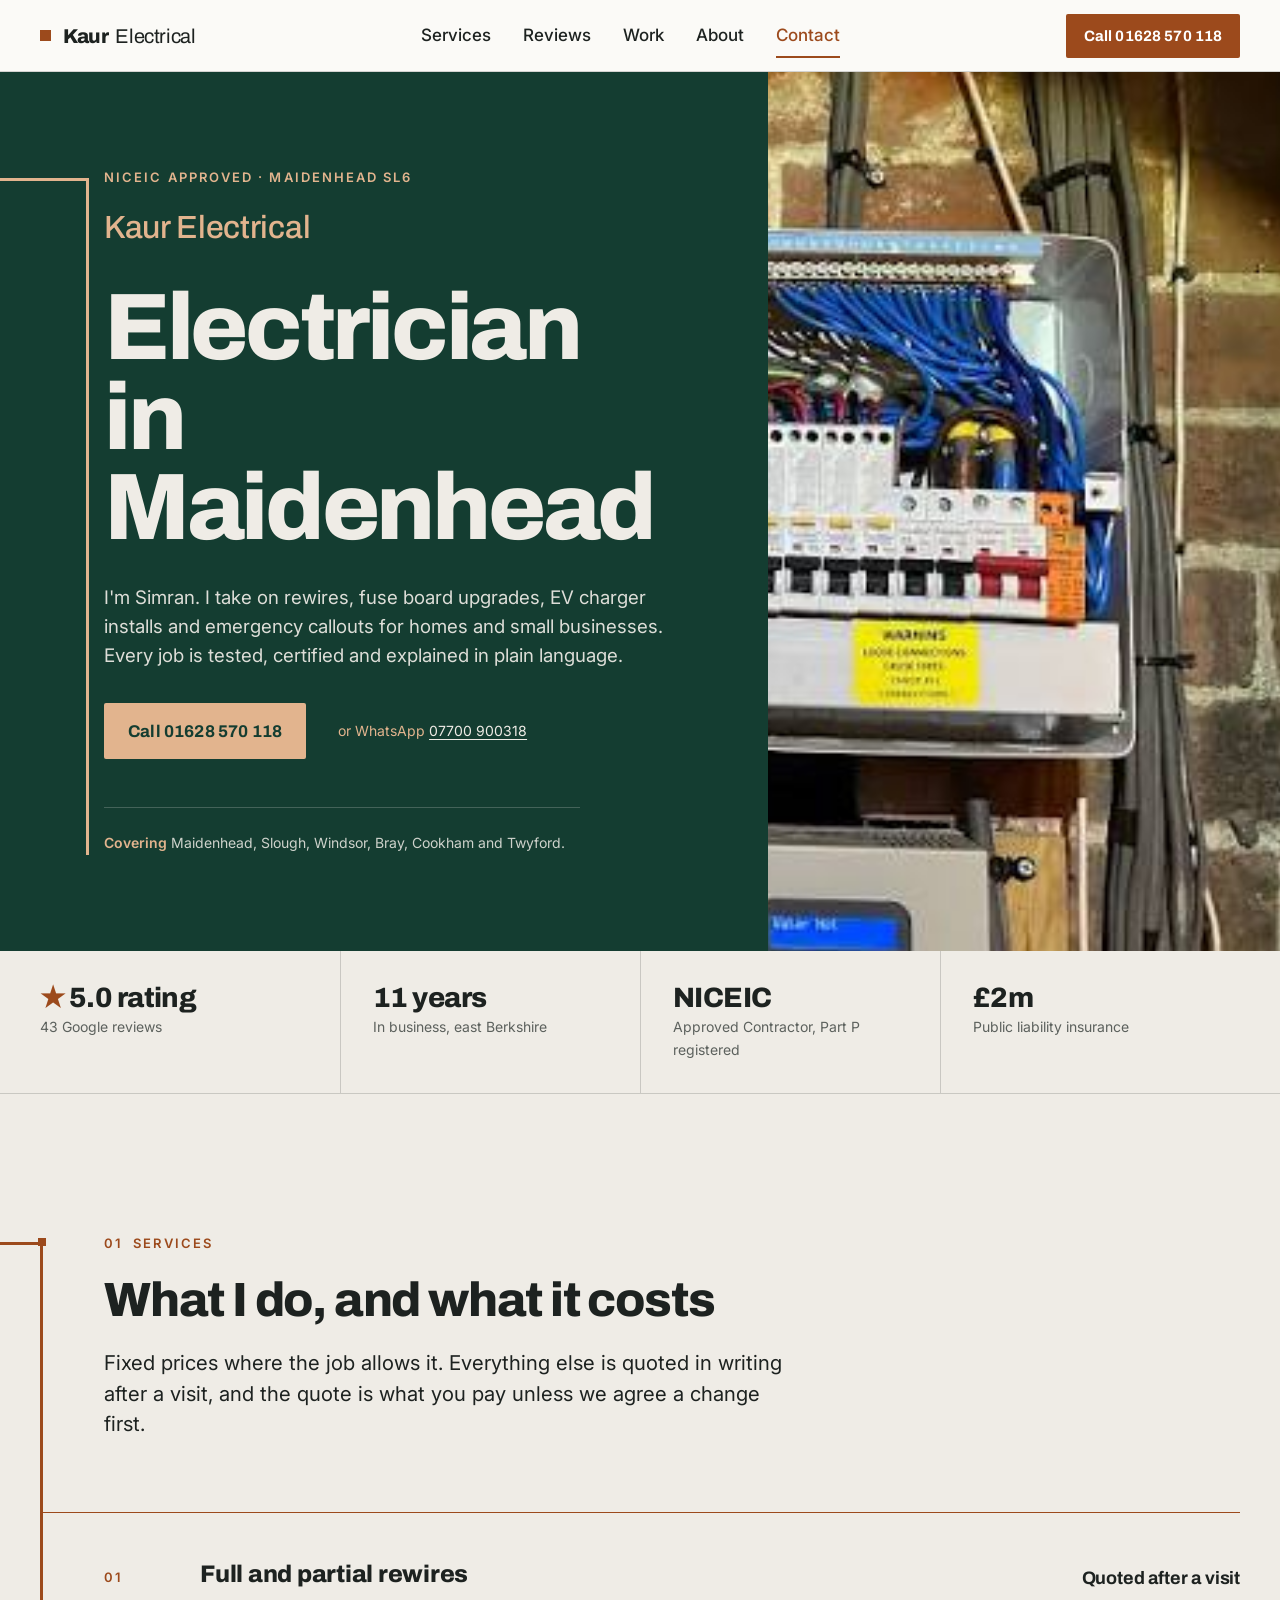
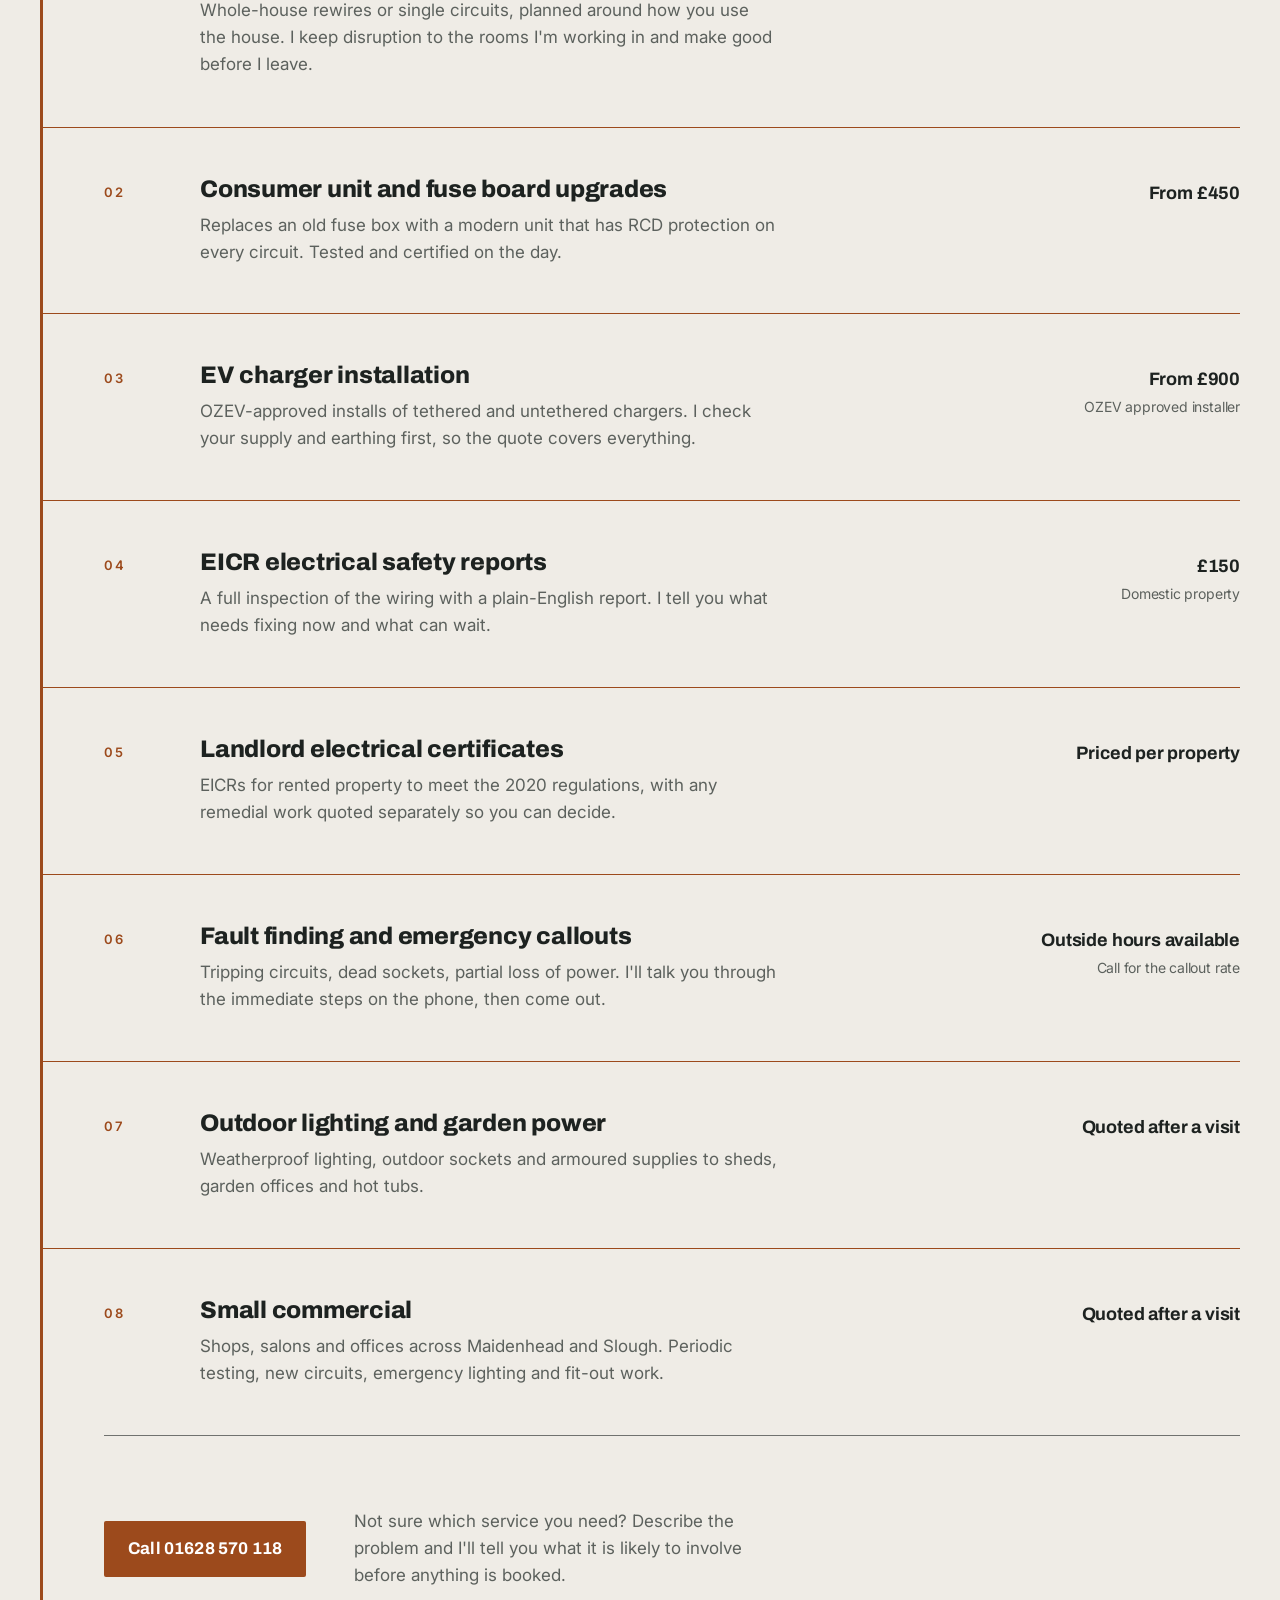
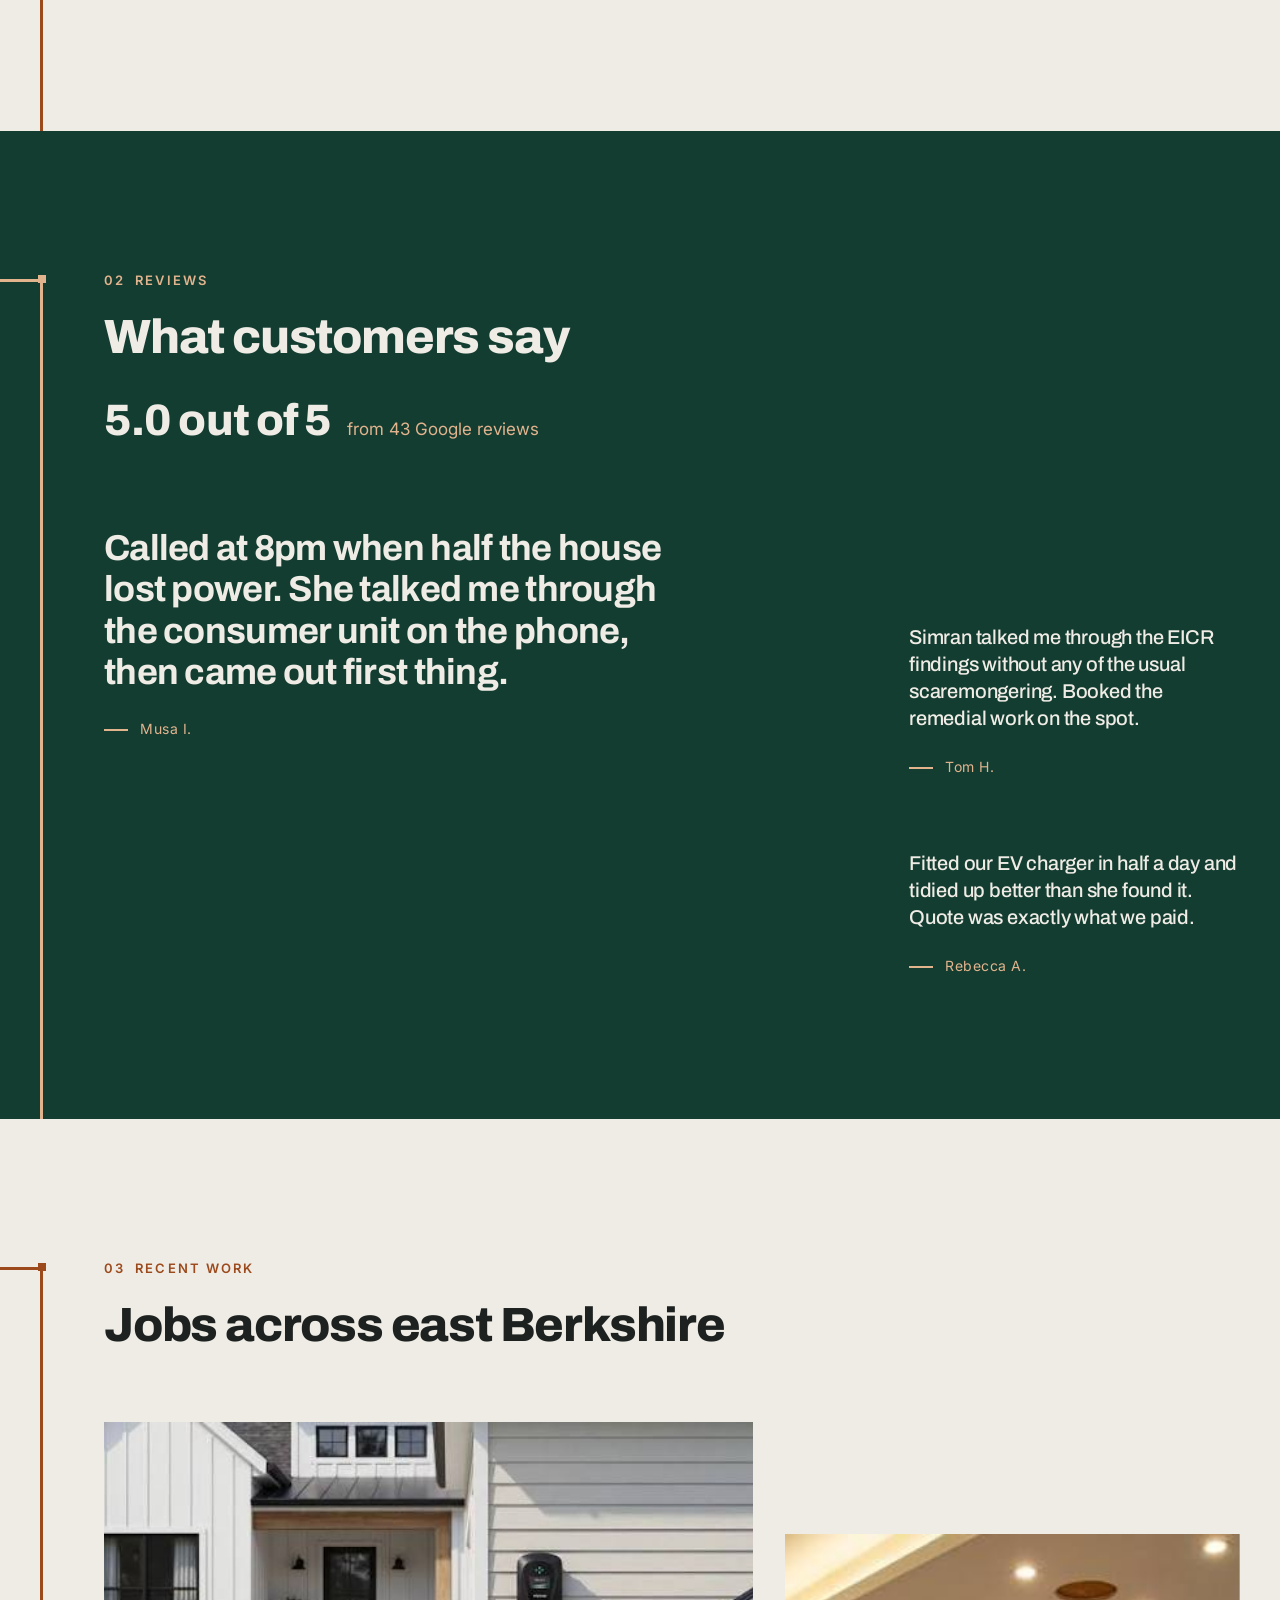
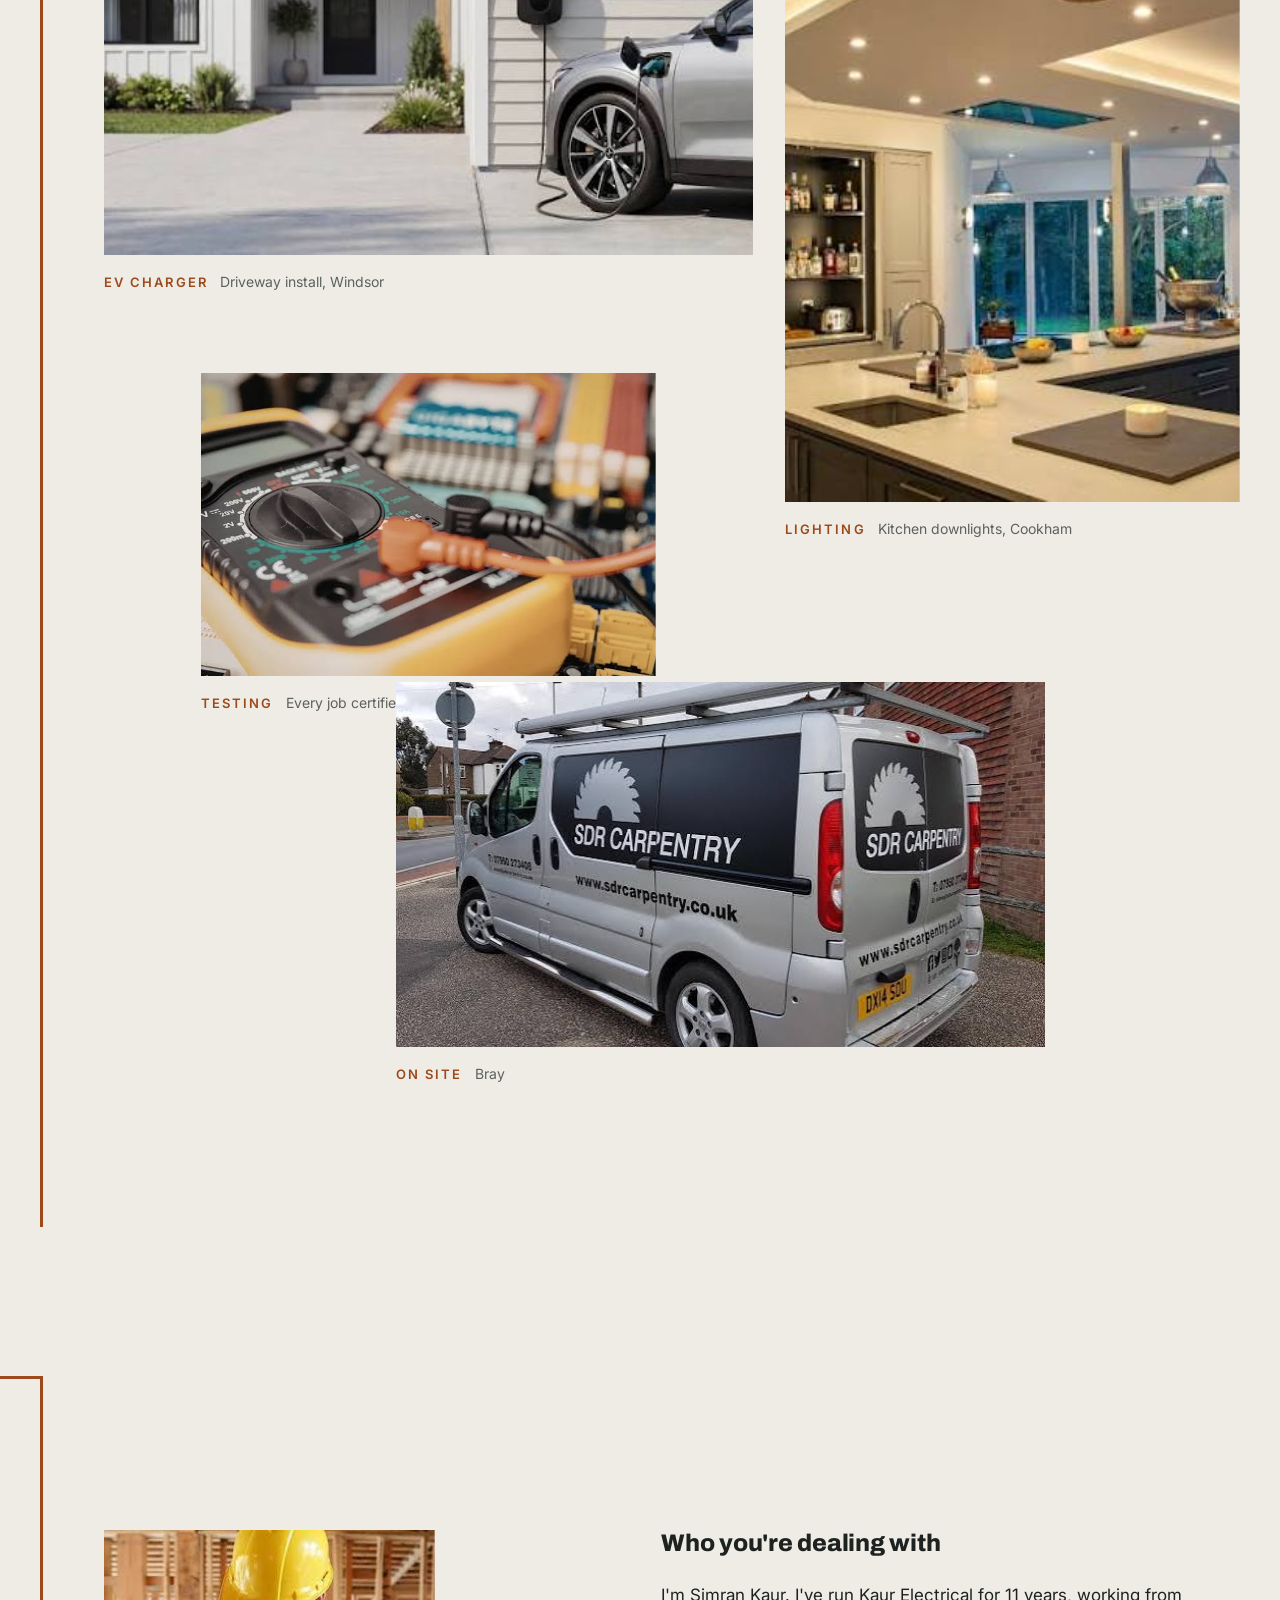
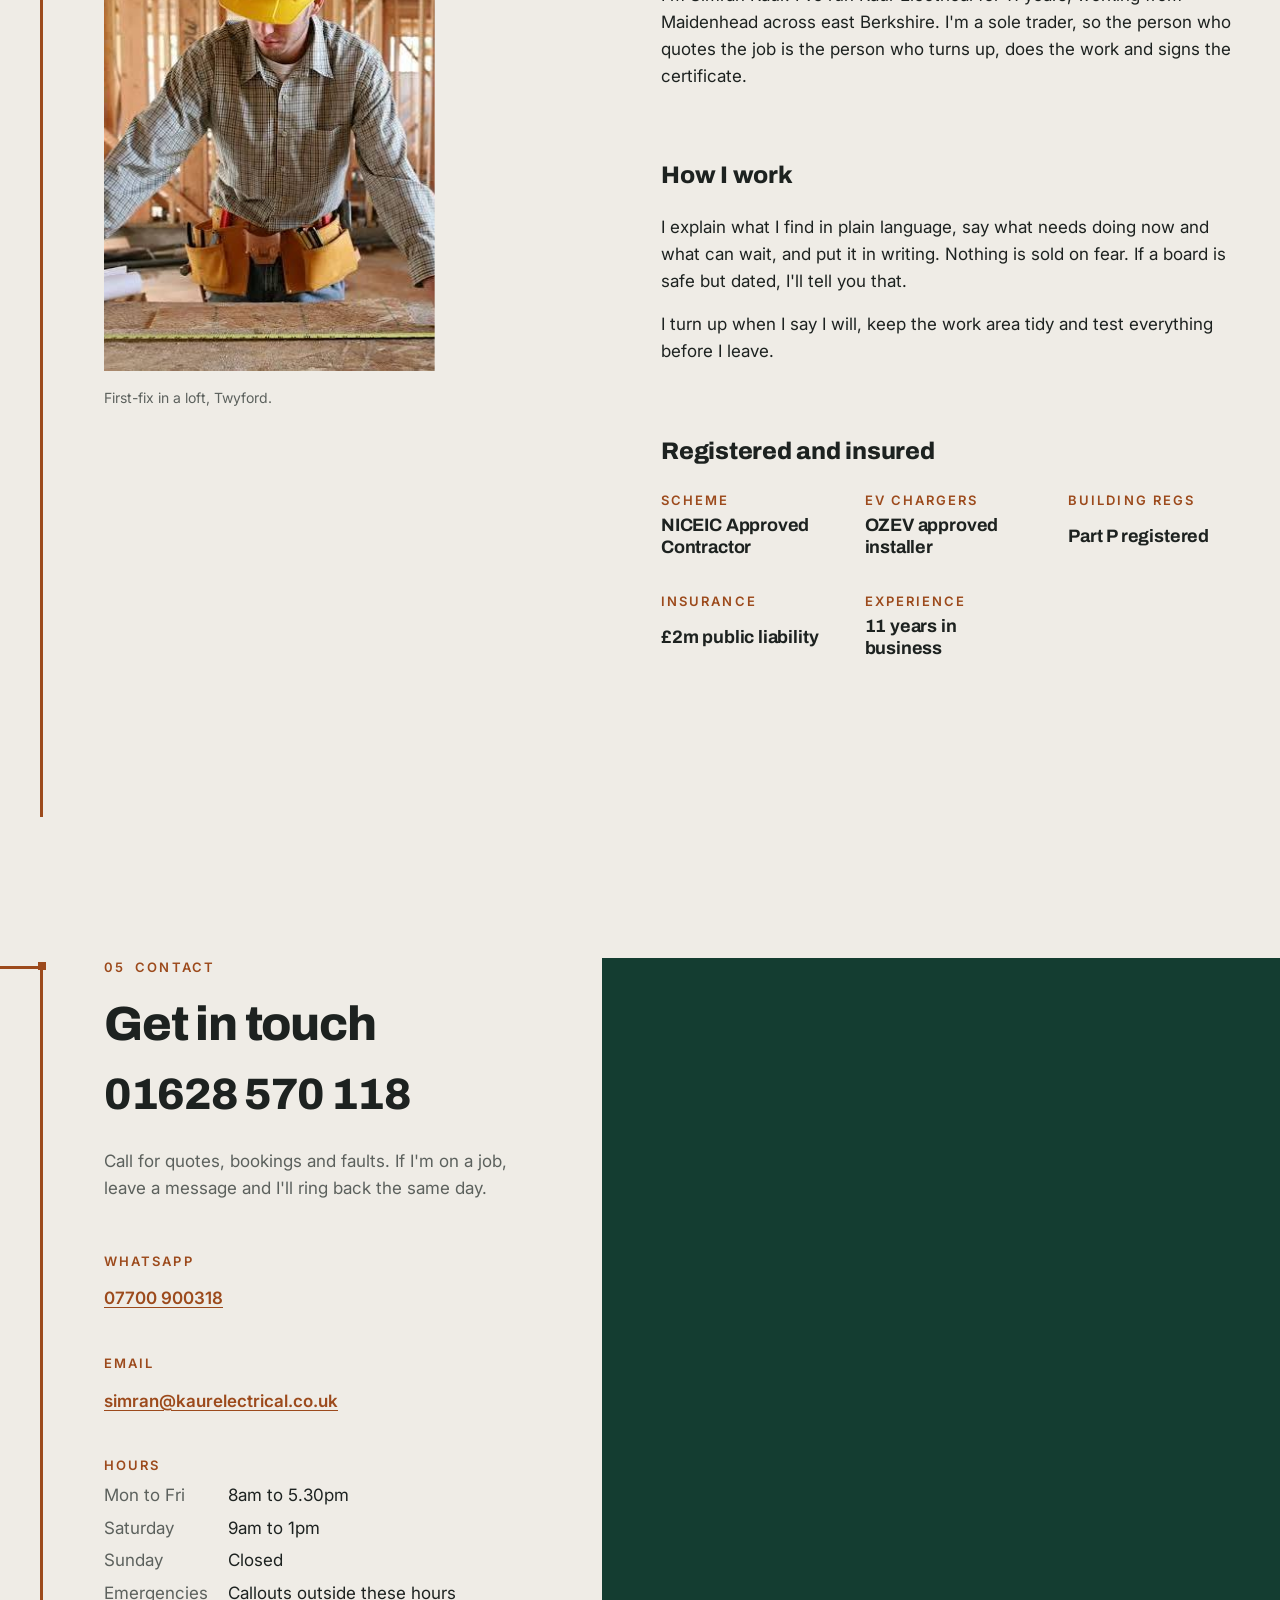
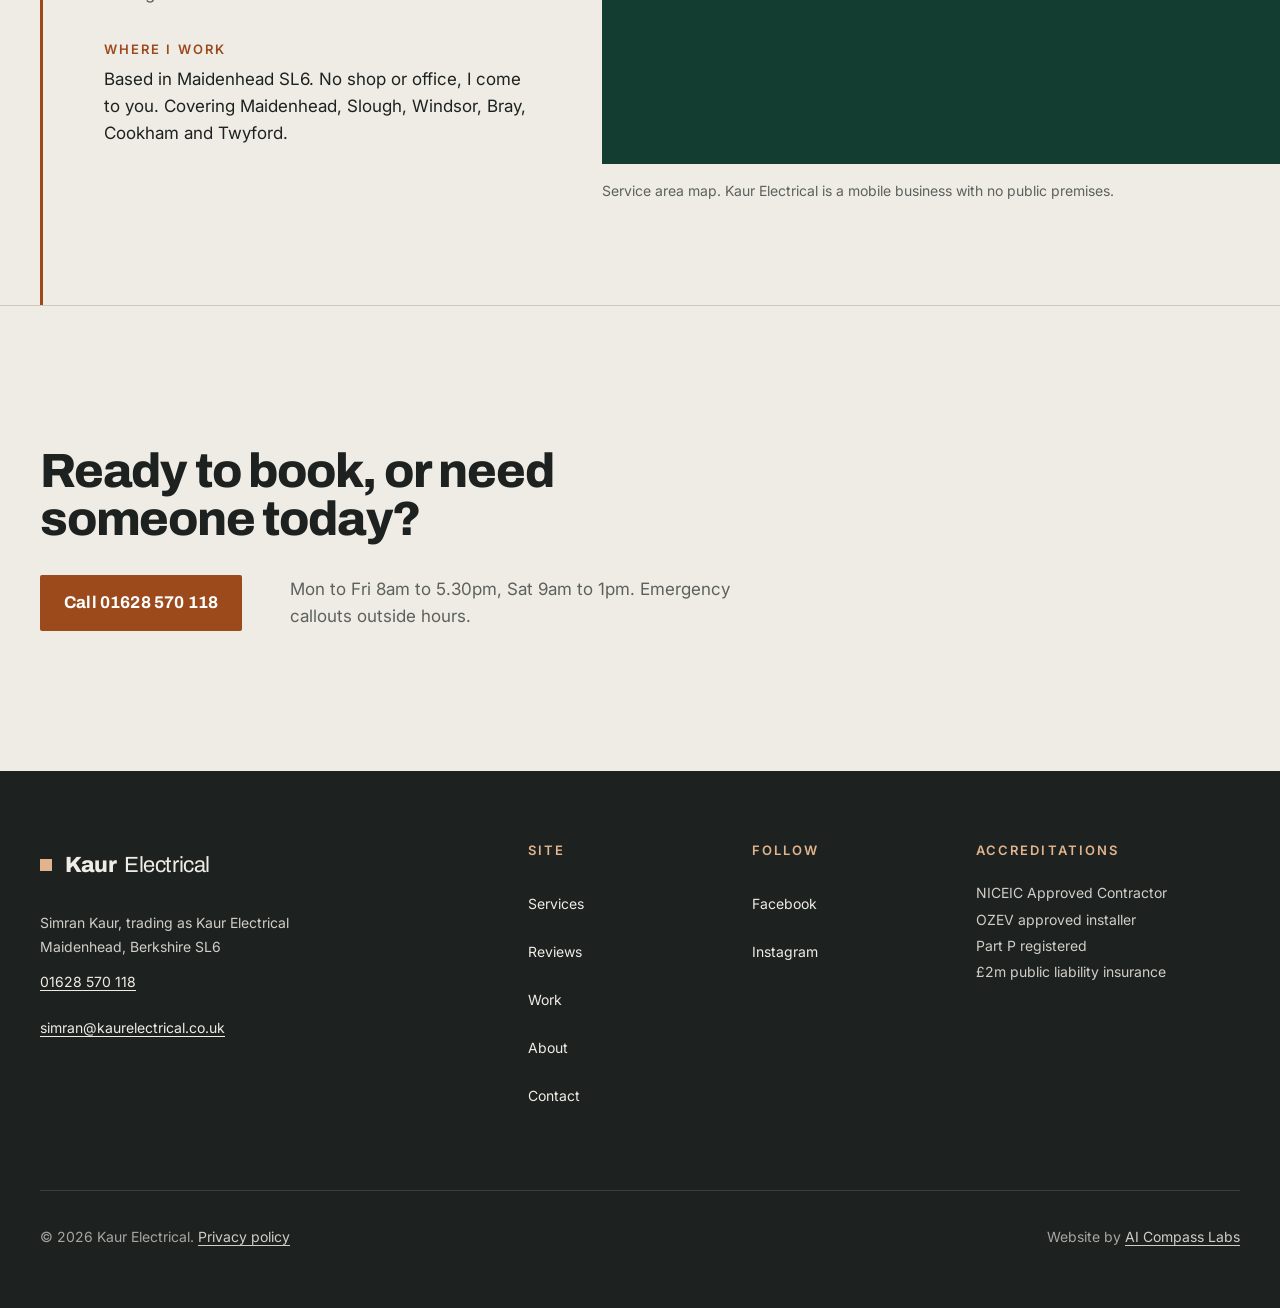
<file: index.html>
<!DOCTYPE html>
<html lang="en-GB">
<head>
  <meta charset="UTF-8">
  <meta name="viewport" content="width=device-width, initial-scale=1.0">
  <title>Electrician in Maidenhead | Kaur Electrical</title>
  <meta name="description" content="NICEIC-approved electrician in Maidenhead. Rewires, fuse board upgrades, EV chargers and emergency callouts across east Berkshire. Call 01628 570 118.">
  <link rel="canonical" href="https://www.kaurelectrical.co.uk/">
  <meta name="theme-color" content="#143D31">

  <meta property="og:type" content="website">
  <meta property="og:title" content="Electrician in Maidenhead | Kaur Electrical">
  <meta property="og:description" content="NICEIC-approved electrician covering rewires, fuse board upgrades, EV charger installs and emergency callouts across east Berkshire.">
  <meta property="og:url" content="https://www.kaurelectrical.co.uk/">
  <meta property="og:image" content="https://www.kaurelectrical.co.uk/images/consumer-unit-install.jpg">
  <meta property="og:locale" content="en_GB">

  <link rel="preconnect" href="https://fonts.googleapis.com">
  <link rel="preconnect" href="https://fonts.gstatic.com" crossorigin>
  <link rel="preload" as="style" href="https://fonts.googleapis.com/css2?family=Archivo:wght@500;700;800&family=Inter:wght@400;500;600&display=swap">
  <link rel="stylesheet" href="https://fonts.googleapis.com/css2?family=Archivo:wght@500;700;800&family=Inter:wght@400;500;600&display=swap">
  <link rel="preload" as="image" href="images/consumer-unit-install.jpg">
  <link rel="stylesheet" href="css/style.css">

  <script type="application/ld+json">
  {
    "@context": "https://schema.org",
    "@type": "Electrician",
    "@id": "https://www.kaurelectrical.co.uk/#business",
    "name": "Kaur Electrical",
    "description": "NICEIC-approved electrician covering rewires, fuse board upgrades, EV charger installs and emergency callouts for homes and small businesses across east Berkshire.",
    "url": "https://www.kaurelectrical.co.uk/",
    "telephone": "+441628570118",
    "email": "simran@kaurelectrical.co.uk",
    "image": "https://www.kaurelectrical.co.uk/images/consumer-unit-install.jpg",
    "priceRange": "££",
    "address": {
      "@type": "PostalAddress",
      "addressLocality": "Maidenhead",
      "addressRegion": "Berkshire",
      "postalCode": "SL6",
      "addressCountry": "GB"
    },
    "geo": {
      "@type": "GeoCoordinates",
      "latitude": 51.5225,
      "longitude": -0.7204
    },
    "areaServed": [
      { "@type": "City", "name": "Maidenhead" },
      { "@type": "City", "name": "Slough" },
      { "@type": "City", "name": "Windsor" },
      { "@type": "City", "name": "Bray" },
      { "@type": "City", "name": "Cookham" },
      { "@type": "City", "name": "Twyford" }
    ],
    "openingHoursSpecification": [
      {
        "@type": "OpeningHoursSpecification",
        "dayOfWeek": ["Monday", "Tuesday", "Wednesday", "Thursday", "Friday"],
        "opens": "08:00",
        "closes": "17:30"
      },
      {
        "@type": "OpeningHoursSpecification",
        "dayOfWeek": "Saturday",
        "opens": "09:00",
        "closes": "13:00"
      }
    ],
    "aggregateRating": {
      "@type": "AggregateRating",
      "ratingValue": "5.0",
      "bestRating": "5",
      "reviewCount": "43"
    },
    "sameAs": [
      "https://www.facebook.com/kaurelectrical",
      "https://www.instagram.com/kaurelectrical"
    ],
    "hasCredential": [
      { "@type": "EducationalOccupationalCredential", "name": "NICEIC Approved Contractor" },
      { "@type": "EducationalOccupationalCredential", "name": "OZEV approved installer" },
      { "@type": "EducationalOccupationalCredential", "name": "Part P registered" }
    ]
  }
  </script>
</head>
<body>

<a class="skip-link" href="#main">Skip to content</a>

<header class="site-header">
  <div class="container site-header__inner">
    <a class="wordmark" href="#top" aria-label="Kaur Electrical, home"><strong>Kaur</strong><span>Electrical</span></a>

    <nav class="nav-links" aria-label="Main">
      <a href="#services">Services</a>
      <a href="#reviews">Reviews</a>
      <a href="#work">Work</a>
      <a href="#about">About</a>
      <a href="#contact">Contact</a>
    </nav>

    <a class="btn nav-call" href="tel:01628570118">Call 01628 570 118</a>

    <button class="nav-toggle" type="button" aria-expanded="false" aria-controls="mobile-menu">
      <span class="nav-toggle__text">Menu</span>
      <span class="nav-toggle__icon" aria-hidden="true"></span>
    </button>
  </div>
</header>

<nav class="mobile-menu" id="mobile-menu" aria-label="Mobile">
  <ul>
    <li><a href="#services">Services</a></li>
    <li><a href="#reviews">Reviews</a></li>
    <li><a href="#work">Work</a></li>
    <li><a href="#about">About</a></li>
    <li><a href="#contact">Contact</a></li>
  </ul>
  <p class="mobile-menu__meta">
    Mon to Fri 8am to 5.30pm, Sat 9am to 1pm.<br>
    Emergency callouts outside hours.<br>
    WhatsApp <a href="https://wa.me/447700900318">07700 900318</a>
  </p>
</nav>

<main id="main">

  <!-- ============ HERO ============ -->
  <section class="hero" id="top" aria-labelledby="hero-heading">
    <div class="hero__panel">
      <div class="hero__content">
        <span class="hero__trace" aria-hidden="true"></span>
        <p class="eyebrow reveal">NICEIC approved · Maidenhead SL6</p>
        <h1 id="hero-heading" class="reveal">
          <span class="h1__name">Kaur Electrical</span>
          <span class="h1__main">Electrician <br>in Maidenhead</span>
        </h1>
        <p class="hero__desc reveal">I'm Simran. I take on rewires, fuse board upgrades, EV charger installs and emergency callouts for homes and small businesses. Every job is tested, certified and explained in plain language.</p>
        <div class="hero__cta reveal">
          <a class="btn btn--light" href="tel:01628570118">Call 01628 570 118</a>
          <span class="hero__alt">or WhatsApp <a href="https://wa.me/447700900318">07700 900318</a></span>
        </div>
        <p class="hero__areas reveal"><strong>Covering</strong> Maidenhead, Slough, Windsor, Bray, Cookham and Twyford.</p>
      </div>
    </div>
    <div class="hero__media">
      <img src="images/consumer-unit-install.jpg" width="515" height="388" alt="Newly installed consumer unit with labelled circuit breakers, fitted by Kaur Electrical in Maidenhead" fetchpriority="high">
    </div>
  </section>

  <!-- ============ TRUST STRIP ============ -->
  <section class="trust" aria-label="Ratings and accreditations">
    <div class="container">
      <ul class="trust__list" data-stagger="120">
        <li class="trust__item">
          <span class="trust__value"><span class="star" aria-hidden="true">★</span> <span data-count="5.0">5.0</span> rating</span>
          <span class="trust__label"><span data-count="43">43</span> Google reviews</span>
        </li>
        <li class="trust__item">
          <span class="trust__value"><span data-count="11">11</span> years</span>
          <span class="trust__label">In business, east Berkshire</span>
        </li>
        <li class="trust__item">
          <span class="trust__value">NICEIC</span>
          <span class="trust__label">Approved Contractor, Part P registered</span>
        </li>
        <li class="trust__item">
          <span class="trust__value">£<span data-count="2">2</span>m</span>
          <span class="trust__label">Public liability insurance</span>
        </li>
      </ul>
    </div>
  </section>

  <!-- ============ SERVICES ============ -->
  <section class="section trace" id="services" aria-labelledby="services-heading">
    <div class="container">
      <div class="trace__head services__intro" data-reveal>
        <p class="eyebrow">01 &nbsp;Services</p>
        <h2 id="services-heading">What I do, and what it costs</h2>
        <p class="lede">Fixed prices where the job allows it. Everything else is quoted in writing after a visit, and the quote is what you pay unless we agree a change first.</p>
      </div>

      <ol class="service-list" data-stagger="90">
        <li>
          <article class="service">
            <span class="service__num">01</span>
            <div class="service__body">
              <h3>Full and partial rewires</h3>
              <p>Whole-house rewires or single circuits, planned around how you use the house. I keep disruption to the rooms I'm working in and make good before I leave.</p>
            </div>
            <div class="service__price">Quoted after a visit</div>
          </article>
        </li>
        <li>
          <article class="service">
            <span class="service__num">02</span>
            <div class="service__body">
              <h3>Consumer unit and fuse board upgrades</h3>
              <p>Replaces an old fuse box with a modern unit that has RCD protection on every circuit. Tested and certified on the day.</p>
            </div>
            <div class="service__price">From £450</div>
          </article>
        </li>
        <li>
          <article class="service">
            <span class="service__num">03</span>
            <div class="service__body">
              <h3>EV charger installation</h3>
              <p>OZEV-approved installs of tethered and untethered chargers. I check your supply and earthing first, so the quote covers everything.</p>
            </div>
            <div class="service__price">From £900<small>OZEV approved installer</small></div>
          </article>
        </li>
        <li>
          <article class="service">
            <span class="service__num">04</span>
            <div class="service__body">
              <h3>EICR electrical safety reports</h3>
              <p>A full inspection of the wiring with a plain-English report. I tell you what needs fixing now and what can wait.</p>
            </div>
            <div class="service__price">£150<small>Domestic property</small></div>
          </article>
        </li>
        <li>
          <article class="service">
            <span class="service__num">05</span>
            <div class="service__body">
              <h3>Landlord electrical certificates</h3>
              <p>EICRs for rented property to meet the 2020 regulations, with any remedial work quoted separately so you can decide.</p>
            </div>
            <div class="service__price">Priced per property</div>
          </article>
        </li>
        <li>
          <article class="service">
            <span class="service__num">06</span>
            <div class="service__body">
              <h3>Fault finding and emergency callouts</h3>
              <p>Tripping circuits, dead sockets, partial loss of power. I'll talk you through the immediate steps on the phone, then come out.</p>
            </div>
            <div class="service__price">Outside hours available<small>Call for the callout rate</small></div>
          </article>
        </li>
        <li>
          <article class="service">
            <span class="service__num">07</span>
            <div class="service__body">
              <h3>Outdoor lighting and garden power</h3>
              <p>Weatherproof lighting, outdoor sockets and armoured supplies to sheds, garden offices and hot tubs.</p>
            </div>
            <div class="service__price">Quoted after a visit</div>
          </article>
        </li>
        <li>
          <article class="service">
            <span class="service__num">08</span>
            <div class="service__body">
              <h3>Small commercial</h3>
              <p>Shops, salons and offices across Maidenhead and Slough. Periodic testing, new circuits, emergency lighting and fit-out work.</p>
            </div>
            <div class="service__price">Quoted after a visit</div>
          </article>
        </li>
      </ol>

      <div class="cta-row" data-reveal>
        <a class="btn" href="tel:01628570118">Call 01628 570 118</a>
        <p>Not sure which service you need? Describe the problem and I'll tell you what it is likely to involve before anything is booked.</p>
      </div>
    </div>
  </section>

  <!-- ============ REVIEWS (full-bleed band) ============ -->
  <section class="section reviews trace trace--dark" id="reviews" aria-labelledby="reviews-heading">
    <div class="container">
      <div class="trace__head reviews__head" data-reveal>
        <p class="eyebrow">02 &nbsp;Reviews</p>
        <h2 id="reviews-heading">What customers say</h2>
        <p class="reviews__score"><strong><span data-count="5.0">5.0</span> out of 5</strong> <span>from 43 Google reviews</span></p>
      </div>

      <div class="quotes">
        <blockquote class="quote quote--lead" data-reveal>
          <p>Called at 8pm when half the house lost power. She talked me through the consumer unit on the phone, then came out first thing.</p>
          <footer>Musa I.</footer>
        </blockquote>

        <div class="quotes__aside" data-stagger="160" data-stagger-offset="300">
          <blockquote class="quote">
            <p>Simran talked me through the EICR findings without any of the usual scaremongering. Booked the remedial work on the spot.</p>
            <footer>Tom H.</footer>
          </blockquote>
          <blockquote class="quote">
            <p>Fitted our EV charger in half a day and tidied up better than she found it. Quote was exactly what we paid.</p>
            <footer>Rebecca A.</footer>
          </blockquote>
        </div>
      </div>
    </div>
  </section>

  <!-- ============ WORK ============ -->
  <section class="section trace" id="work" aria-labelledby="work-heading">
    <div class="container">
      <div class="trace__head work__head" data-reveal>
        <p class="eyebrow">03 &nbsp;Recent work</p>
        <h2 id="work-heading">Jobs across east Berkshire</h2>
      </div>

      <div class="work-grid">
        <figure class="work-item work-item--a" data-reveal="mask">
          <img src="images/ev-charger-driveway.jpg" width="599" height="333" loading="lazy" alt="Electric car charging from a wall-mounted EV charger on a driveway, installed by Kaur Electrical in Windsor">
          <figcaption><b>EV charger</b> Driveway install, Windsor</figcaption>
        </figure>
        <figure class="work-item work-item--b" data-reveal="mask">
          <img src="images/kitchen-downlights.jpg" width="547" height="365" loading="lazy" alt="Kitchen with recessed LED downlights and under-cabinet lighting, wired by Kaur Electrical in Cookham">
          <figcaption><b>Lighting</b> Kitchen downlights, Cookham</figcaption>
        </figure>
        <figure class="work-item work-item--c" data-reveal="mask">
          <img src="images/testing-equipment.jpg" width="700" height="438" loading="lazy" alt="Multimeter and test leads used for electrical testing and certification">
          <figcaption><b>Testing</b> Every job certified before sign-off</figcaption>
        </figure>
        <figure class="work-item work-item--d" data-reveal="mask">
          <img src="images/van-signage.jpg" width="638" height="480" loading="lazy" alt="Work van parked outside a customer's home during an electrical job in Bray">
          <figcaption><b>On site</b> Bray</figcaption>
        </figure>
      </div>
    </div>
  </section>

  <!-- ============ ABOUT ============ -->
  <section class="section trace" id="about" aria-labelledby="about-heading">
    <div class="container">
      <div class="trace__head" data-reveal>
        <p class="eyebrow">04 &nbsp;About</p>
        <h2 id="about-heading">One electrician, start to finish</h2>
      </div>

      <div class="about__grid">
        <div class="about__side">
          <figure data-reveal="mask">
            <img src="images/simran-working-loft.jpg" width="679" height="450" loading="lazy" alt="Measuring up in a loft during first-fix work on a rewire in Twyford">
            <figcaption>First-fix in a loft, Twyford.</figcaption>
          </figure>
        </div>

        <div class="about__blocks" data-stagger="140">
          <div class="about__block">
            <h3>Who you're dealing with</h3>
            <p>I'm Simran Kaur. I've run Kaur Electrical for 11 years, working from Maidenhead across east Berkshire. I'm a sole trader, so the person who quotes the job is the person who turns up, does the work and signs the certificate.</p>
          </div>

          <div class="about__block">
            <h3>How I work</h3>
            <p>I explain what I find in plain language, say what needs doing now and what can wait, and put it in writing. Nothing is sold on fear. If a board is safe but dated, I'll tell you that.</p>
            <p>I turn up when I say I will, keep the work area tidy and test everything before I leave.</p>
          </div>

          <div class="about__block">
            <h3>Registered and insured</h3>
            <dl class="creds">
              <div>
                <dt>Scheme</dt>
                <dd>NICEIC Approved Contractor</dd>
              </div>
              <div>
                <dt>EV chargers</dt>
                <dd>OZEV approved installer</dd>
              </div>
              <div>
                <dt>Building regs</dt>
                <dd>Part P registered</dd>
              </div>
              <div>
                <dt>Insurance</dt>
                <dd>£2m public liability</dd>
              </div>
              <div>
                <dt>Experience</dt>
                <dd>11 years in business</dd>
              </div>
            </dl>
          </div>
        </div>
      </div>
    </div>
  </section>

  <!-- ============ CONTACT ============ -->
  <section class="section trace" id="contact" aria-labelledby="contact-heading">
    <div class="container">
      <div class="contact__grid">
        <div class="contact__details" data-reveal>
          <div class="trace__head">
            <p class="eyebrow">05 &nbsp;Contact</p>
            <h2 id="contact-heading">Get in touch</h2>
          </div>
          <a class="contact__phone" href="tel:01628570118">01628 570 118</a>
          <p class="muted measure">Call for quotes, bookings and faults. If I'm on a job, leave a message and I'll ring back the same day.</p>

          <dl class="contact__list">
            <div>
              <dt>WhatsApp</dt>
              <dd><a href="https://wa.me/447700900318">07700 900318</a></dd>
            </div>
            <div>
              <dt>Email</dt>
              <dd><a href="mailto:simran@kaurelectrical.co.uk">simran@kaurelectrical.co.uk</a></dd>
            </div>
            <div>
              <dt>Hours</dt>
              <dd>
                <div class="hours">
                  <span>Mon to Fri</span><span>8am to 5.30pm</span>
                  <span>Saturday</span><span>9am to 1pm</span>
                  <span>Sunday</span><span>Closed</span>
                  <span>Emergencies</span><span>Callouts outside these hours</span>
                </div>
              </dd>
            </div>
            <div>
              <dt>Where I work</dt>
              <dd>Based in Maidenhead SL6. No shop or office, I come to you. Covering Maidenhead, Slough, Windsor, Bray, Cookham and Twyford.</dd>
            </div>
          </dl>
        </div>

        <div class="contact__map" data-reveal="mask-right">
          <div class="map">
            <iframe
              src="https://www.google.com/maps?q=Maidenhead,+Berkshire,+UK&z=11&output=embed"
              title="Map of the Kaur Electrical service area around Maidenhead"
              loading="lazy"
              referrerpolicy="no-referrer-when-downgrade"
              allowfullscreen></iframe>
          </div>
          <p class="map__note">Service area map. Kaur Electrical is a mobile business with no public premises.</p>
        </div>
      </div>
    </div>
  </section>

  <!-- ============ CLOSING CTA ============ -->
  <section class="closing" aria-labelledby="closing-heading">
    <div class="container">
      <h2 id="closing-heading" data-reveal>Ready to book, or need someone today?</h2>
      <div class="cta-row" data-reveal style="--d: 150ms">
        <a class="btn" href="tel:01628570118">Call 01628 570 118</a>
        <p>Mon to Fri 8am to 5.30pm, Sat 9am to 1pm. Emergency callouts outside hours.</p>
      </div>
    </div>
  </section>

</main>

<footer class="site-footer">
  <div class="container">
    <div class="footer__grid">
      <div class="footer__brand">
        <a class="wordmark" href="#top" aria-label="Kaur Electrical, back to top"><strong>Kaur</strong><span>Electrical</span></a>
        <address>
          Simran Kaur, trading as Kaur Electrical<br>
          Maidenhead, Berkshire SL6<br>
          <a href="tel:01628570118">01628 570 118</a><br>
          <a href="mailto:simran@kaurelectrical.co.uk">simran@kaurelectrical.co.uk</a>
        </address>
      </div>

      <div class="footer__col">
        <h3>Site</h3>
        <ul>
          <li><a href="#services">Services</a></li>
          <li><a href="#reviews">Reviews</a></li>
          <li><a href="#work">Work</a></li>
          <li><a href="#about">About</a></li>
          <li><a href="#contact">Contact</a></li>
        </ul>
      </div>

      <div class="footer__col">
        <h3>Follow</h3>
        <ul>
          <li><a href="https://www.facebook.com/kaurelectrical" rel="noopener">Facebook</a></li>
          <li><a href="https://www.instagram.com/kaurelectrical" rel="noopener">Instagram</a></li>
        </ul>
      </div>

      <div class="footer__col">
        <h3>Accreditations</h3>
        <ul>
          <li>NICEIC Approved Contractor</li>
          <li>OZEV approved installer</li>
          <li>Part P registered</li>
          <li>£2m public liability insurance</li>
        </ul>
      </div>
    </div>

    <div class="footer__legal">
      <span>&copy; <span id="year">2026</span> Kaur Electrical. <a href="privacy.html">Privacy policy</a></span>
      <span>Website by <a href="https://aicompasslabs.com" rel="noopener">AI Compass Labs</a></span>
    </div>
  </div>
</footer>

<a class="call-bar" href="tel:01628570118">Call 01628 570 118</a>

<script src="js/main.js"></script>
</body>
</html>
</file>
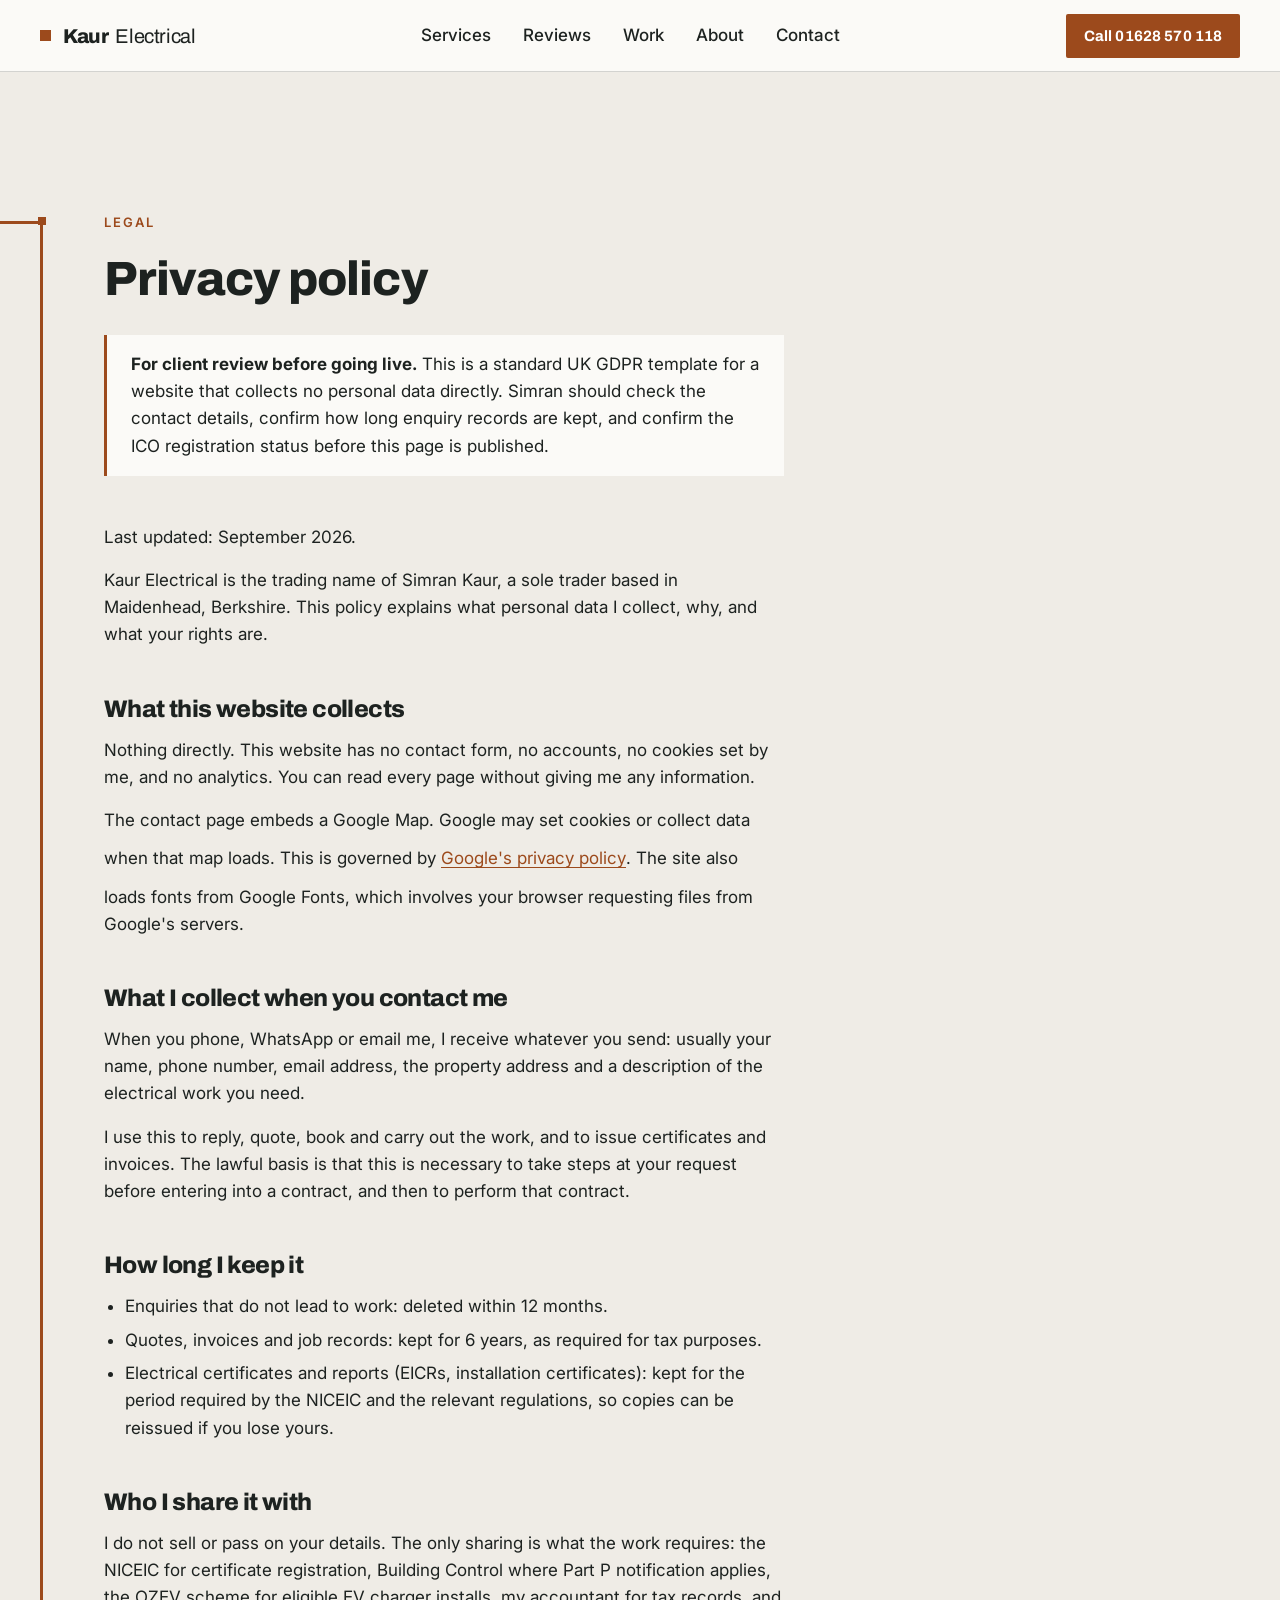
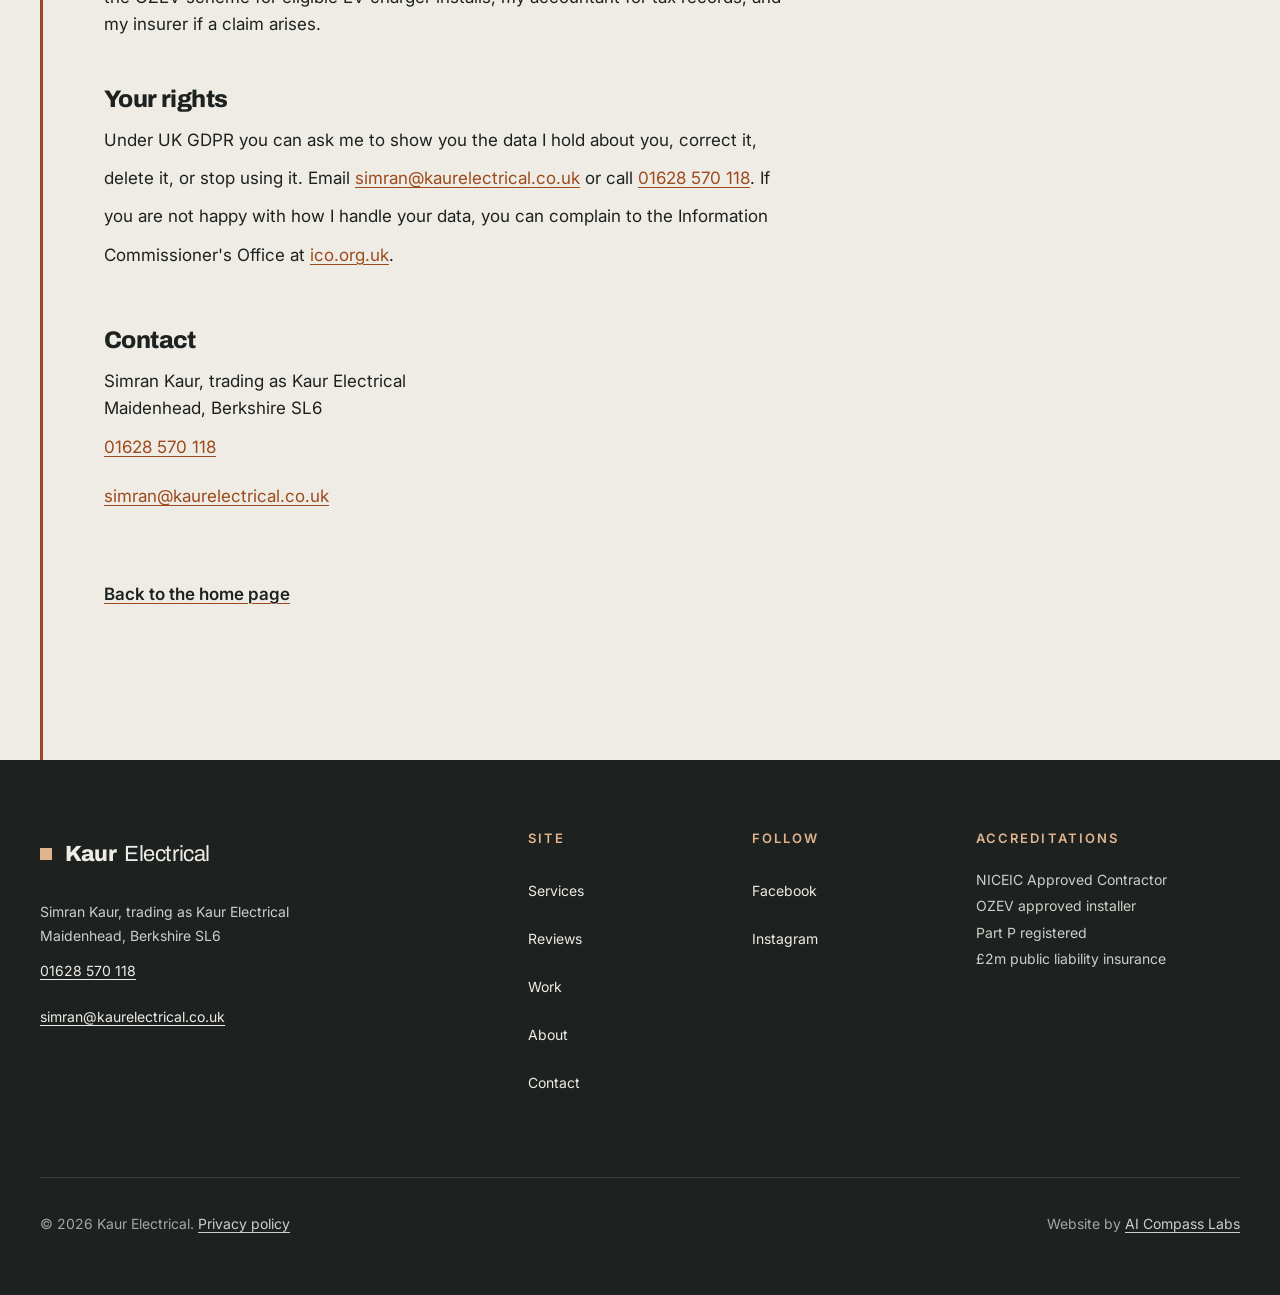
<file: privacy.html>
<!DOCTYPE html>
<html lang="en-GB">
<head>
  <meta charset="UTF-8">
  <meta name="viewport" content="width=device-width, initial-scale=1.0">
  <title>Privacy Policy | Kaur Electrical, Maidenhead</title>
  <meta name="description" content="How Kaur Electrical, an electrician based in Maidenhead, handles personal data when you contact the business by phone, WhatsApp or email.">
  <link rel="canonical" href="https://www.kaurelectrical.co.uk/privacy.html">
  <meta name="robots" content="noindex, follow">
  <meta name="theme-color" content="#143D31">

  <link rel="preconnect" href="https://fonts.googleapis.com">
  <link rel="preconnect" href="https://fonts.gstatic.com" crossorigin>
  <link rel="stylesheet" href="https://fonts.googleapis.com/css2?family=Archivo:wght@500;700;800&family=Inter:wght@400;500;600&display=swap">
  <link rel="stylesheet" href="css/style.css">
</head>
<body>

<a class="skip-link" href="#main">Skip to content</a>

<header class="site-header">
  <div class="container site-header__inner">
    <a class="wordmark" href="index.html" aria-label="Kaur Electrical, home"><strong>Kaur</strong><span>Electrical</span></a>

    <nav class="nav-links" aria-label="Main">
      <a href="index.html#services">Services</a>
      <a href="index.html#reviews">Reviews</a>
      <a href="index.html#work">Work</a>
      <a href="index.html#about">About</a>
      <a href="index.html#contact">Contact</a>
    </nav>

    <a class="btn nav-call" href="tel:01628570118">Call 01628 570 118</a>

    <button class="nav-toggle" type="button" aria-expanded="false" aria-controls="mobile-menu">
      <span class="nav-toggle__text">Menu</span>
      <span class="nav-toggle__icon" aria-hidden="true"></span>
    </button>
  </div>
</header>

<nav class="mobile-menu" id="mobile-menu" aria-label="Mobile">
  <ul>
    <li><a href="index.html#services">Services</a></li>
    <li><a href="index.html#reviews">Reviews</a></li>
    <li><a href="index.html#work">Work</a></li>
    <li><a href="index.html#about">About</a></li>
    <li><a href="index.html#contact">Contact</a></li>
  </ul>
  <p class="mobile-menu__meta">
    Mon to Fri 8am to 5.30pm, Sat 9am to 1pm.<br>
    Emergency callouts outside hours.<br>
    WhatsApp <a href="https://wa.me/447700900318">07700 900318</a>
  </p>
</nav>

<main id="main">
  <section class="legal trace" aria-labelledby="privacy-heading">
    <div class="container">
      <div class="trace__head" data-reveal>
        <p class="eyebrow">Legal</p>
        <h1 id="privacy-heading">Privacy policy</h1>
      </div>

      <div class="prose" data-reveal style="--d: 150ms">
        <div class="review-note">
          <p><strong>For client review before going live.</strong> This is a standard UK GDPR template for a website that collects no personal data directly. Simran should check the contact details, confirm how long enquiry records are kept, and confirm the ICO registration status before this page is published.</p>
        </div>

        <p>Last updated: September 2026.</p>

        <p>Kaur Electrical is the trading name of Simran Kaur, a sole trader based in Maidenhead, Berkshire. This policy explains what personal data I collect, why, and what your rights are.</p>

        <h2>What this website collects</h2>
        <p>Nothing directly. This website has no contact form, no accounts, no cookies set by me, and no analytics. You can read every page without giving me any information.</p>
        <p>The contact page embeds a Google Map. Google may set cookies or collect data when that map loads. This is governed by <a href="https://policies.google.com/privacy" rel="noopener">Google's privacy policy</a>. The site also loads fonts from Google Fonts, which involves your browser requesting files from Google's servers.</p>

        <h2>What I collect when you contact me</h2>
        <p>When you phone, WhatsApp or email me, I receive whatever you send: usually your name, phone number, email address, the property address and a description of the electrical work you need.</p>
        <p>I use this to reply, quote, book and carry out the work, and to issue certificates and invoices. The lawful basis is that this is necessary to take steps at your request before entering into a contract, and then to perform that contract.</p>

        <h2>How long I keep it</h2>
        <ul>
          <li>Enquiries that do not lead to work: deleted within 12 months.</li>
          <li>Quotes, invoices and job records: kept for 6 years, as required for tax purposes.</li>
          <li>Electrical certificates and reports (EICRs, installation certificates): kept for the period required by the NICEIC and the relevant regulations, so copies can be reissued if you lose yours.</li>
        </ul>

        <h2>Who I share it with</h2>
        <p>I do not sell or pass on your details. The only sharing is what the work requires: the NICEIC for certificate registration, Building Control where Part P notification applies, the OZEV scheme for eligible EV charger installs, my accountant for tax records, and my insurer if a claim arises.</p>

        <h2>Your rights</h2>
        <p>Under UK GDPR you can ask me to show you the data I hold about you, correct it, delete it, or stop using it. Email <a href="mailto:simran@kaurelectrical.co.uk">simran@kaurelectrical.co.uk</a> or call <a href="tel:01628570118">01628 570 118</a>. If you are not happy with how I handle your data, you can complain to the Information Commissioner's Office at <a href="https://ico.org.uk" rel="noopener">ico.org.uk</a>.</p>

        <h2>Contact</h2>
        <p>Simran Kaur, trading as Kaur Electrical<br>
        Maidenhead, Berkshire SL6<br>
        <a href="tel:01628570118">01628 570 118</a><br>
        <a href="mailto:simran@kaurelectrical.co.uk">simran@kaurelectrical.co.uk</a></p>

        <p class="back"><a class="text-link" href="index.html">Back to the home page</a></p>
      </div>
    </div>
  </section>
</main>

<footer class="site-footer">
  <div class="container">
    <div class="footer__grid">
      <div class="footer__brand">
        <a class="wordmark" href="index.html" aria-label="Kaur Electrical, home"><strong>Kaur</strong><span>Electrical</span></a>
        <address>
          Simran Kaur, trading as Kaur Electrical<br>
          Maidenhead, Berkshire SL6<br>
          <a href="tel:01628570118">01628 570 118</a><br>
          <a href="mailto:simran@kaurelectrical.co.uk">simran@kaurelectrical.co.uk</a>
        </address>
      </div>

      <div class="footer__col">
        <h2 class="footer__heading">Site</h2>
        <ul>
          <li><a href="index.html#services">Services</a></li>
          <li><a href="index.html#reviews">Reviews</a></li>
          <li><a href="index.html#work">Work</a></li>
          <li><a href="index.html#about">About</a></li>
          <li><a href="index.html#contact">Contact</a></li>
        </ul>
      </div>

      <div class="footer__col">
        <h2 class="footer__heading">Follow</h2>
        <ul>
          <li><a href="https://www.facebook.com/kaurelectrical" rel="noopener">Facebook</a></li>
          <li><a href="https://www.instagram.com/kaurelectrical" rel="noopener">Instagram</a></li>
        </ul>
      </div>

      <div class="footer__col">
        <h2 class="footer__heading">Accreditations</h2>
        <ul>
          <li>NICEIC Approved Contractor</li>
          <li>OZEV approved installer</li>
          <li>Part P registered</li>
          <li>£2m public liability insurance</li>
        </ul>
      </div>
    </div>

    <div class="footer__legal">
      <span>&copy; <span id="year">2026</span> Kaur Electrical. <a href="privacy.html" aria-current="page">Privacy policy</a></span>
      <span>Website by <a href="https://aicompasslabs.com" rel="noopener">AI Compass Labs</a></span>
    </div>
  </div>
</footer>

<a class="call-bar" href="tel:01628570118">Call 01628 570 118</a>

<script src="js/main.js"></script>
</body>
</html>
</file>
<file: css/style.css>
/* =====================================================================
   Kaur Electrical — design tokens and site styles
   Palette drawn from the inside of a consumer unit: PVC sheath grey,
   enclosure white, MCB charcoal, bare copper, earth-sleeve green.
   ===================================================================== */

:root {
  /* Colour */
  --c-bg: #EFECE6;        /* Sheath: page background */
  --c-surface: #FBFAF7;   /* Enclosure: nav bar, small panels */
  --c-text: #1D2220;      /* MCB charcoal: body text */
  --c-muted: #5C615D;     /* Secondary text, 5.36:1 on Sheath */
  --c-copper: #9C4A1C;    /* Primary accent, 5.22:1 on Sheath */
  --c-copper-deep: #7E3A14;
  --c-earth: #143D31;     /* Secondary accent: hero panel, reviews band */
  --c-pale: #E2B48E;      /* Copper on dark grounds, 6.40:1 on Earth */
  --c-line: rgba(29, 34, 32, 0.18);
  --c-line-strong: rgba(29, 34, 32, 0.6);

  /* Type */
  --f-display: "Archivo", "Helvetica Neue", Arial, sans-serif;
  --f-body: "Inter", "Helvetica Neue", Arial, sans-serif;
  --fs-body: 1rem;                              /* 16px mobile */
  --fs-small: 1rem;                             /* 16px minimum on mobile */
  --fs-eyebrow: 0.8125rem;                      /* 13px, 0.75x of 17 */
  --fs-h1: clamp(2.75rem, 1.5rem + 5.5vw, 6rem);  /* 44px at 360 -> 96px */
  --fs-h2: clamp(2.125rem, 1.5rem + 2.4vw, 3rem); /* 34px -> 48px */
  --fs-h3: clamp(1.25rem, 1.1rem + 0.6vw, 1.5rem);
  --fs-quote: clamp(1.375rem, 1rem + 1.6vw, 2.25rem);
  --fs-big: clamp(1.75rem, 1.25rem + 2vw, 2.75rem);
  --lh-body: 1.6;
  --track-eyebrow: 0.16em;

  /* Space */
  --s-1: 0.5rem;
  --s-2: 1rem;
  --s-3: 1.5rem;
  --s-4: 2rem;
  --s-5: 3rem;
  --s-6: 4.5rem;
  --s-7: 6rem;
  --s-section: clamp(5.5rem, 4rem + 6vw, 9.5rem); /* 88px -> 152px */
  --page-pad: 1.25rem;
  --container-w: 75rem;   /* 1200px */
  --rule-col: 1.5rem;     /* trace rule column, widens on desktop */
  --rule-w: 3px;
  --nav-h: 4rem;
  --callbar-h: 3.75rem;

  /* Shape */
  --radius: 2px;
  --ease: cubic-bezier(0.2, 0.7, 0.2, 1);
  --dur: 480ms;
}

@media (min-width: 56.25em) { /* 900px */
  :root {
    --fs-body: 1.0625rem;  /* 17px */
    --fs-small: 0.875rem;
    --page-pad: 2.5rem;
    --rule-col: 4rem;
    --nav-h: 4.5rem;
  }
}

/* ---------- Reset, base ---------- */

*, *::before, *::after { box-sizing: border-box; }

html {
  scroll-behavior: smooth;
  -webkit-text-size-adjust: 100%;
}

body {
  margin: 0;
  background: var(--c-bg);
  color: var(--c-text);
  font-family: var(--f-body);
  font-size: var(--fs-body);
  line-height: var(--lh-body);
  overflow-x: hidden;
  padding-top: var(--nav-h);
  padding-bottom: var(--callbar-h); /* room for the fixed mobile call bar */
}

@media (min-width: 56.25em) {
  body { padding-bottom: 0; }
}

img {
  display: block;
  max-width: 100%;
  height: auto;
}

h1, h2, h3, h4 {
  font-family: var(--f-display);
  font-weight: 800;
  line-height: 1;
  letter-spacing: -0.02em;
  margin: 0;
}

h2 { font-size: var(--fs-h2); letter-spacing: -0.025em; }
h3 { font-size: var(--fs-h3); letter-spacing: -0.01em; line-height: 1.15; }

p { margin: 0 0 var(--s-2); }
p:last-child { margin-bottom: 0; }

a {
  color: var(--c-copper);
  text-decoration-thickness: 1px;
  text-underline-offset: 0.18em;
}
a:hover { color: var(--c-copper-deep); }

ul, ol { margin: 0; padding: 0; list-style: none; }

address { font-style: normal; }

:focus-visible {
  outline: 3px solid var(--c-copper);
  outline-offset: 3px;
}

.container {
  width: min(var(--container-w), 100% - 2 * var(--page-pad));
  margin-inline: auto;
}

.eyebrow {
  font-family: var(--f-body);
  font-size: var(--fs-eyebrow);
  font-weight: 600;
  letter-spacing: var(--track-eyebrow);
  text-transform: uppercase;
  color: var(--c-copper);
  margin: 0 0 var(--s-3);
  line-height: 1.4;
}

.lede {
  font-size: calc(var(--fs-body) * 1.2);
  line-height: 1.5;
  max-width: 34em;
}

.measure { max-width: 38em; }
.muted { color: var(--c-muted); }

.visually-hidden {
  position: absolute !important;
  width: 1px; height: 1px;
  padding: 0; margin: -1px;
  overflow: hidden;
  clip: rect(0 0 0 0);
  white-space: nowrap;
  border: 0;
}

/* ---------- Skip link ---------- */

.skip-link {
  position: absolute;
  top: -100px;
  left: var(--s-2);
  z-index: 1000;
  background: var(--c-copper);
  color: #fff;
  padding: 0.75rem 1rem;
  border-radius: var(--radius);
  font-weight: 600;
  text-decoration: none;
}
.skip-link:focus { top: var(--s-2); color: #fff; }

/* ---------- Buttons ---------- */

.btn {
  display: inline-flex;
  align-items: center;
  gap: 0.6em;
  min-height: 3.25rem;
  padding: 0.9rem 1.5rem;
  background: var(--c-copper);
  color: #fff;
  font-family: var(--f-display);
  font-weight: 700;
  font-size: 1.0625rem;
  letter-spacing: 0.01em;
  text-decoration: none;
  border-radius: var(--radius);
  border: 0;
  transition: background-color 180ms var(--ease), transform 180ms var(--ease);
}
.btn:hover { background: var(--c-copper-deep); color: #fff; }
.btn:active { transform: translateY(1px); }

.btn--light {
  background: var(--c-pale);
  color: var(--c-earth);
}
.btn--light:hover { background: #F0CDAE; color: var(--c-earth); }

.text-link {
  font-weight: 600;
  color: var(--c-text);
  text-decoration-color: var(--c-copper);
}
.text-link:hover { color: var(--c-copper); }

/* ---------- Header / nav (fixed, always on screen) ---------- */

.site-header {
  position: fixed;
  top: 0;
  left: 0;
  right: 0;
  height: var(--nav-h);
  z-index: 900;
  background: var(--c-surface);
  border-bottom: 1px solid var(--c-line);
}

.site-header__inner {
  height: 100%;
  display: flex;
  align-items: center;
  justify-content: space-between;
  gap: var(--s-3);
}

.wordmark {
  display: inline-flex;
  align-items: baseline;
  gap: 0.35em;
  font-family: var(--f-display);
  font-size: 1.25rem;
  letter-spacing: -0.02em;
  color: var(--c-text);
  text-decoration: none;
  line-height: 1;
  min-height: 44px;
  align-items: center;
}
.wordmark strong { font-weight: 800; }
.wordmark span { font-weight: 400; }
.wordmark::before {
  content: "";
  width: 0.55em;
  height: 0.55em;
  background: var(--c-copper);
  margin-right: 0.25em;
}

.nav-links {
  display: none;
  align-items: center;
  gap: var(--s-4);
}
.nav-links a {
  display: inline-flex;
  align-items: center;
  min-height: 44px;
  font-weight: 500;
  color: var(--c-text);
  text-decoration: none;
  border-bottom: 2px solid transparent;
  padding-top: 2px;
  transition: border-color 180ms var(--ease), color 180ms var(--ease);
}
.nav-links a:hover { color: var(--c-copper); }
.nav-links a[aria-current="true"] {
  border-bottom-color: var(--c-copper);
  color: var(--c-copper);
}

.nav-call { display: none; }

.nav-toggle {
  display: inline-flex;
  align-items: center;
  justify-content: center;
  gap: 0.6rem;
  width: auto;
  min-width: 44px;
  height: 44px;
  padding: 0 0.25rem;
  background: transparent;
  border: 0;
  color: var(--c-text);
  font-family: var(--f-body);
  font-size: var(--fs-small);
  font-weight: 600;
  letter-spacing: 0.08em;
  text-transform: uppercase;
  cursor: pointer;
}
.nav-toggle__icon {
  position: relative;
  width: 22px;
  height: 2px;
  background: currentColor;
  transition: background-color 180ms var(--ease);
}
.nav-toggle__icon::before,
.nav-toggle__icon::after {
  content: "";
  position: absolute;
  left: 0;
  width: 22px;
  height: 2px;
  background: currentColor;
  transition: transform 220ms var(--ease);
}
.nav-toggle__icon::before { top: -7px; }
.nav-toggle__icon::after { top: 7px; }

.nav-toggle[aria-expanded="true"] .nav-toggle__icon { background: transparent; }
.nav-toggle[aria-expanded="true"] .nav-toggle__icon::before { transform: translateY(7px) rotate(45deg); }
.nav-toggle[aria-expanded="true"] .nav-toggle__icon::after { transform: translateY(-7px) rotate(-45deg); }

/* Mobile menu: full-screen panel under the fixed bar */
.mobile-menu {
  position: fixed;
  top: var(--nav-h);
  left: 0;
  right: 0;
  bottom: 0;
  z-index: 890;
  background: var(--c-earth);
  color: var(--c-bg);
  padding: var(--s-5) var(--page-pad) calc(var(--callbar-h) + var(--s-4));
  overflow-y: auto;
  transform: translateX(100%);
  visibility: hidden;
  transition: transform 320ms var(--ease), visibility 0s linear 320ms;
}
.mobile-menu.is-open {
  transform: translateX(0);
  visibility: visible;
  transition: transform 320ms var(--ease), visibility 0s;
}
.mobile-menu ul { display: grid; gap: var(--s-1); }
.mobile-menu a {
  display: block;
  padding: 0.75rem 0;
  font-family: var(--f-display);
  font-weight: 800;
  font-size: 2.25rem;
  letter-spacing: -0.02em;
  color: var(--c-bg);
  text-decoration: none;
  border-bottom: 1px solid rgba(239, 236, 230, 0.18);
}
.mobile-menu a[aria-current="true"] { color: var(--c-pale); }
.mobile-menu__meta {
  margin-top: var(--s-5);
  color: var(--c-pale);
  font-size: var(--fs-small);
  line-height: 1.7;
}
.mobile-menu__meta a {
  display: inline;
  font: inherit;
  padding: 0;
  border: 0;
  color: var(--c-bg);
  text-decoration: underline;
}

body.menu-open { overflow: hidden; }

@media (min-width: 56.25em) {
  .nav-links { display: flex; }
  .nav-call {
    display: inline-flex;
    min-height: 44px;
    padding: 0.6rem 1.1rem;
    font-size: 0.9375rem;
  }
  .nav-toggle, .mobile-menu { display: none; }
}

/* ---------- Fixed mobile call bar ---------- */

.call-bar {
  position: fixed;
  bottom: 0;
  left: 0;
  right: 0;
  z-index: 900;
  height: var(--callbar-h);
  display: flex;
  align-items: center;
  justify-content: center;
  gap: 0.6em;
  background: var(--c-copper);
  color: #fff;
  font-family: var(--f-display);
  font-weight: 700;
  font-size: 1.125rem;
  text-decoration: none;
  border-top: 1px solid rgba(255, 255, 255, 0.2);
  padding-bottom: env(safe-area-inset-bottom);
}
.call-bar:hover, .call-bar:focus { color: #fff; background: var(--c-copper-deep); }
.call-bar__label {
  font-family: var(--f-body);
  font-weight: 500;
  font-size: var(--fs-small);
  opacity: 0.9;
}

@media (min-width: 56.25em) {
  .call-bar { display: none; }
}

/* =====================================================================
   The trace rule (signature element)
   A copper line enters from the page's left edge at the section's
   heading, bends 90° at the content edge and drops the full height of
   the section. Content is padded right of the rule by --rule-col.
   ===================================================================== */

.trace {
  position: relative;
  --trace-y: calc(var(--s-section) + 0.5rem);
}
.trace::before,
.trace::after {
  content: "";
  position: absolute;
  background: var(--c-copper);
  pointer-events: none;
}
/* horizontal arm: page edge -> container edge */
.trace::before {
  left: 0;
  top: var(--trace-y);
  height: var(--rule-w);
  width: max(calc((100% - var(--container-w)) / 2), var(--page-pad));
}
/* vertical drop: from the bend to the section's end */
.trace::after {
  left: max(calc((100% - var(--container-w)) / 2), var(--page-pad));
  top: var(--trace-y);
  bottom: 0;
  width: var(--rule-w);
}
.trace > .container {
  padding-left: var(--rule-col);
}
/* small copper terminal at the bend */
.trace__head {
  position: relative;
}
.trace__head::before {
  content: "";
  position: absolute;
  left: calc(-1 * var(--rule-col) - 0.25rem + var(--rule-w) / 2);
  top: 0.5rem;
  width: 0.5rem;
  height: 0.5rem;
  background: var(--c-copper);
  transform: translateY(-50%);
}
.trace--dark::before,
.trace--dark::after,
.trace--dark .trace__head::before { background: var(--c-pale); }

/* ---------- Generic section ---------- */

.section {
  padding-top: var(--s-section);
  padding-bottom: var(--s-section);
}

/* =====================================================================
   Hero — the one bold moment
   Full-bleed photo edge to edge; an Earth Green panel set off-centre
   to the left carries the h1. The trace enters the panel from the edge.
   ===================================================================== */

.hero {
  position: relative;
  background: var(--c-earth);
  color: var(--c-bg);
  overflow: hidden;
}

.hero__media {
  position: relative;
  aspect-ratio: 4 / 3;
  background: var(--c-earth);
}
.hero__media img {
  width: 100%;
  height: 100%;
  object-fit: cover;
}

.hero__panel {
  position: relative;
  background: var(--c-earth);
  padding: var(--s-5) var(--page-pad) var(--s-6)
           calc(max((100vw - var(--container-w)) / 2, var(--page-pad)) + var(--rule-col));
}
.hero__content {
  position: relative;
  max-width: 40rem;
}
/* the trace: enters from the page edge, bends, drops down the content */
.hero__trace {
  position: absolute;
  top: 0.6rem;
  left: calc(-1 * (max((100vw - var(--container-w)) / 2, var(--page-pad)) + var(--rule-col)));
  width: calc(max((100vw - var(--container-w)) / 2, var(--page-pad)) + var(--rule-col) - 1.1rem);
  height: var(--rule-w);
  background: var(--c-pale);
}
.hero__content::before {
  content: "";
  position: absolute;
  top: 0.6rem;
  bottom: 0;
  left: -1.1rem;
  width: var(--rule-w);
  background: var(--c-pale);
}

.hero .eyebrow { color: var(--c-pale); }

.hero h1 {
  font-size: var(--fs-h1);
  line-height: 0.95;
  letter-spacing: -0.035em;
  color: var(--c-bg);
  margin-bottom: var(--s-3);
  display: flex;
  flex-direction: column;
  gap: 0.4em;
}
.hero h1 .h1__name {
  display: block;
  font-size: max(1rem, 0.34em);
  font-weight: 500;
  letter-spacing: -0.01em;
  line-height: 1.1;
  color: var(--c-pale);
}
.hero h1 .h1__main { display: block; }
.hero h1 .h1__main br { display: none; }
@media (min-width: 56.25em) {
  .hero h1 .h1__main br { display: inline; }
}

.hero__desc {
  font-size: var(--fs-body);
  line-height: 1.55;
  max-width: 30em;
  margin-bottom: var(--s-3);
  color: rgba(239, 236, 230, 0.92);
}

.hero__cta {
  display: flex;
  flex-wrap: wrap;
  align-items: center;
  gap: var(--s-3) var(--s-4);
}
.hero__alt {
  color: var(--c-pale);
  font-size: var(--fs-small);
}
.hero__alt a { color: var(--c-bg); }

.hero__areas {
  margin-top: var(--s-5);
  padding-top: var(--s-3);
  border-top: 1px solid rgba(239, 236, 230, 0.22);
  font-size: var(--fs-small);
  color: rgba(239, 236, 230, 0.85);
  max-width: 34em;
}
.hero__areas strong { color: var(--c-pale); font-weight: 600; }

@media (min-width: 56.25em) {
  .hero {
    min-height: calc(100vh - var(--nav-h));
    min-height: calc(100svh - var(--nav-h));
  }
  .hero__desc { font-size: calc(var(--fs-body) * 1.1); margin-bottom: var(--s-4); }
  .hero h1 { margin-bottom: var(--s-4); }
  /* photo sits under the whole hero; the panel covers the left 56% */
  .hero__media {
    position: absolute;
    inset: 0;
    aspect-ratio: auto;
    overflow: hidden;
  }
  /* taller than its frame so the parallax never shows an edge */
  .hero__media img {
    position: absolute;
    top: -12%;
    left: 0;
    height: 124%;
  }
  .hero__panel {
    position: relative;
    z-index: 1;
    width: 60%;
    min-height: calc(100vh - var(--nav-h));
    min-height: calc(100svh - var(--nav-h));
    display: flex;
    flex-direction: column;
    justify-content: center;
    padding-top: var(--s-7);
    padding-bottom: var(--s-7);
    padding-right: var(--s-5);
    box-shadow: 24px 0 0 0 rgba(20, 61, 49, 0.35);
  }
}

/* Hero opening sequence: panel wipes in, photo settles, content rises,
   the trace draws itself. */
.hero__panel {
  animation: wipe-in 720ms var(--ease) both;
}
.hero__media img {
  animation: settle 1800ms var(--ease) backwards;
  will-change: transform;
}
.hero .reveal {
  opacity: 0;
  transform: translateY(18px);
  animation: rise 640ms var(--ease) forwards;
  animation-delay: 320ms;
}
.hero .reveal:nth-child(3) { animation-delay: 420ms; }
.hero .reveal:nth-child(4) { animation-delay: 520ms; }
.hero .reveal:nth-child(5) { animation-delay: 620ms; }
.hero .reveal:nth-child(6) { animation-delay: 720ms; }
.hero__trace {
  transform-origin: left center;
  animation: draw 700ms var(--ease) 600ms both;
}
.hero__content::before {
  transform-origin: top center;
  animation: draw-down 900ms var(--ease) 1100ms both;
}
@keyframes rise { to { opacity: 1; transform: none; } }
@keyframes wipe-in {
  from { clip-path: inset(0 100% 0 0); }
  to { clip-path: inset(0 0 0 0); }
}
@keyframes settle {
  from { transform: scale(1.1); opacity: 0; }
  to { transform: none; opacity: 1; }
}
@keyframes draw {
  from { clip-path: inset(0 100% 0 0); }
  to { clip-path: inset(0 0 0 0); }
}
@keyframes draw-down {
  from { transform: scaleY(0); }
  to { transform: scaleY(1); }
}

/* ---------- Trust strip (directly under the hero) ---------- */

.trust {
  border-bottom: 1px solid var(--c-line);
}
.trust__list {
  display: grid;
  grid-template-columns: 1fr;
  gap: 0;
}
.trust__item {
  padding: var(--s-3) 0;
  border-top: 1px solid var(--c-line);
  display: flex;
  flex-direction: column;
  gap: 0.15rem;
}
.trust__item:first-child { border-top: 0; }
.trust__value {
  font-family: var(--f-display);
  font-weight: 800;
  font-size: 1.5rem;
  letter-spacing: -0.02em;
  line-height: 1.1;
}
.trust__value .star { color: var(--c-copper); }
.trust__label {
  font-size: var(--fs-small);
  color: var(--c-muted);
}

@media (min-width: 56.25em) {
  .trust__list {
    grid-template-columns: repeat(4, 1fr);
  }
  .trust__item {
    border-top: 0;
    border-left: 1px solid var(--c-line);
    padding: var(--s-4) var(--s-4);
  }
  .trust__item:first-child { border-left: 0; padding-left: 0; }
  .trust__value { font-size: 1.75rem; }
}

/* =====================================================================
   Services — numbered, ruled list. Each row's rule runs left into the
   trace, like the ways on a consumer unit.
   ===================================================================== */

.services__intro {
  margin-bottom: var(--s-6);
}
.services__intro .lede { margin-top: var(--s-3); }

.service-list {
  border-bottom: 1px solid var(--c-line-strong);
}
.service-list > li {
  position: relative;
  margin-left: calc(-1 * var(--rule-col));
  padding-left: var(--rule-col);
  border-top: 1px solid var(--c-line-strong);
}
.service {
  display: grid;
  grid-template-columns: 1fr;
  gap: var(--s-2);
  padding: var(--s-4) 0;
}
.service__num {
  font-family: var(--f-body);
  font-size: var(--fs-eyebrow);
  font-weight: 600;
  letter-spacing: var(--track-eyebrow);
  color: var(--c-copper);
}
.service__body p {
  color: var(--c-muted);
  max-width: 34em;
  margin-top: 0.5rem;
}
.service__price {
  font-family: var(--f-display);
  font-weight: 700;
  font-size: 1.125rem;
  letter-spacing: -0.01em;
}
.service__price small {
  display: block;
  font-family: var(--f-body);
  font-weight: 400;
  font-size: var(--fs-small);
  color: var(--c-muted);
  margin-top: 0.15rem;
}

@media (min-width: 56.25em) {
  .service {
    grid-template-columns: 4rem 1fr 14rem;
    gap: var(--s-4);
    padding: var(--s-5) 0;
    align-items: start;
  }
  .service__num { padding-top: 0.35rem; }
  .service__price { text-align: right; padding-top: 0.2rem; }
}

/* CTA row repeated after services and at the page end */
.cta-row {
  display: flex;
  flex-wrap: wrap;
  align-items: center;
  gap: var(--s-3) var(--s-5);
  margin-top: var(--s-6);
}
.cta-row p {
  margin: 0;
  max-width: 26em;
  color: var(--c-muted);
}

/* =====================================================================
   Reviews — edge-to-edge Earth Green band. One quote set large, two
   smaller and staggered. No cards.
   ===================================================================== */

.reviews {
  background: var(--c-earth);
  color: var(--c-bg);
}
.reviews .eyebrow { color: var(--c-pale); }
.reviews h2 { color: var(--c-bg); }

.reviews__head {
  margin-bottom: var(--s-6);
}
.reviews__score {
  display: flex;
  flex-wrap: wrap;
  align-items: baseline;
  gap: 0.6rem 1rem;
  margin-top: var(--s-3);
  color: var(--c-pale);
}
.reviews__score strong {
  font-family: var(--f-display);
  font-size: var(--fs-big);
  font-weight: 800;
  color: var(--c-bg);
  letter-spacing: -0.02em;
}

.quotes {
  display: grid;
  grid-template-columns: 1fr;
  gap: var(--s-6);
}
.quote {
  margin: 0;
}
.quote p {
  font-family: var(--f-display);
  font-weight: 500;
  font-size: 1.25rem;
  line-height: 1.35;
  letter-spacing: -0.01em;
  margin-bottom: var(--s-3);
}
.quote--lead p {
  font-size: var(--fs-quote);
  font-weight: 700;
  line-height: 1.15;
  letter-spacing: -0.02em;
}
.quote footer {
  font-family: var(--f-body);
  font-size: var(--fs-small);
  color: var(--c-pale);
  letter-spacing: 0.04em;
}
.quote footer::before {
  content: "";
  display: inline-block;
  width: 1.5rem;
  height: 2px;
  background: var(--c-pale);
  vertical-align: middle;
  margin-right: 0.75rem;
}

@media (min-width: 56.25em) {
  .quotes {
    grid-template-columns: 7fr 1fr 4fr;
    align-items: start;
  }
  .quote--lead { grid-column: 1; }
  .quotes__aside {
    grid-column: 3;
    display: grid;
    gap: var(--s-6);
    padding-top: var(--s-7); /* staggered down against the lead quote */
  }
}

/* =====================================================================
   Work — offset overlap. Four photos at uneven sizes; the second breaks
   out of its row and over the next.
   ===================================================================== */

.work__head { margin-bottom: var(--s-6); }

.work-grid {
  display: grid;
  grid-template-columns: 1fr;
  gap: var(--s-5);
}
.work-item { margin: 0; }
.work-item img {
  width: 100%;
  aspect-ratio: 3 / 2;
  object-fit: cover;
  background: var(--c-earth);
}
.work-item figcaption {
  margin-top: var(--s-2);
  font-size: var(--fs-small);
  color: var(--c-muted);
  display: flex;
  gap: 0.75rem;
  align-items: baseline;
}
.work-item figcaption b {
  font-family: var(--f-body);
  font-weight: 600;
  letter-spacing: var(--track-eyebrow);
  text-transform: uppercase;
  font-size: var(--fs-eyebrow);
  color: var(--c-copper);
}

@media (min-width: 56.25em) {
  .work-grid {
    grid-template-columns: repeat(12, 1fr);
    grid-auto-rows: auto;
    gap: var(--s-5) var(--s-4);
    align-items: start;
  }
  .work-item--a { grid-column: 1 / 8; grid-row: 1; }
  /* breaks out: starts inside row 1 but drops over row 2 */
  .work-item--b {
    grid-column: 8 / 13;
    grid-row: 1 / 3;
    margin-top: 7rem;
    z-index: 1;
  }
  .work-item--b img { aspect-ratio: 4 / 5; }
  .work-item--c { grid-column: 2 / 7; grid-row: 2; margin-top: var(--s-4); }
  /* rides up under the breakout image so the two overlap in columns 8-10 */
  .work-item--d { grid-column: 4 / 11; grid-row: 3; margin-top: -5rem; z-index: 0; }
  .work-item--d img { aspect-ratio: 16 / 9; }
}

/* =====================================================================
   About — stacked editorial blocks with a wide left margin
   ===================================================================== */

.about__grid {
  display: grid;
  grid-template-columns: 1fr;
  gap: var(--s-6);
  margin-top: var(--s-6);
}
.about__side {
  display: grid;
  gap: var(--s-4);
  align-content: start;
}
.about__side img {
  width: 100%;
  aspect-ratio: 3 / 4;
  object-fit: cover;
  background: var(--c-earth);
}
.about__side figcaption {
  font-size: var(--fs-small);
  color: var(--c-muted);
  margin-top: var(--s-2);
}
.about__side figure { margin: 0; }

.about__blocks {
  display: grid;
  gap: var(--s-6);
}
.about__block h3 {
  margin-bottom: var(--s-3);
}
.about__block p { max-width: 36em; }

.creds {
  display: grid;
  grid-template-columns: 1fr 1fr;
  gap: var(--s-4) var(--s-4);
  margin-top: var(--s-2);
}
.creds div { display: grid; gap: 0.2rem; }
.creds dt {
  font-size: var(--fs-eyebrow);
  font-weight: 600;
  letter-spacing: var(--track-eyebrow);
  text-transform: uppercase;
  color: var(--c-copper);
}
.creds dd {
  margin: 0;
  font-family: var(--f-display);
  font-weight: 700;
  font-size: 1.125rem;
  letter-spacing: -0.01em;
  line-height: 1.25;
}

@media (min-width: 56.25em) {
  .about__grid {
    grid-template-columns: 4fr 1fr 7fr;  /* wide left margin holds the photo */
  }
  .about__side { grid-column: 1; }
  .about__blocks { grid-column: 3; }
  .creds { grid-template-columns: repeat(3, 1fr); }
}

/* =====================================================================
   Contact — asymmetric 40/60 split. Details left; map bleeds to the
   right viewport edge.
   ===================================================================== */

.contact__grid {
  display: grid;
  grid-template-columns: 1fr;
  gap: var(--s-6);
}

.contact__phone {
  display: inline-block;
  font-family: var(--f-display);
  font-weight: 800;
  font-size: var(--fs-big);
  letter-spacing: -0.03em;
  line-height: 1;
  color: var(--c-text);
  text-decoration: none;
  margin: var(--s-2) 0 var(--s-3);
}
.contact__phone:hover { color: var(--c-copper); }

.contact__list {
  display: grid;
  gap: var(--s-4);
  margin-top: var(--s-5);
}
.contact__list > div { display: grid; gap: 0.35rem; }
.contact__list dt {
  font-size: var(--fs-eyebrow);
  font-weight: 600;
  letter-spacing: var(--track-eyebrow);
  text-transform: uppercase;
  color: var(--c-copper);
}
.contact__list dd { margin: 0; }
.contact__list a {
  display: inline-flex;
  align-items: center;
  min-height: 44px;
  font-weight: 600;
}

.hours {
  display: grid;
  grid-template-columns: auto 1fr;
  gap: 0.35rem 1.25rem;
}
.hours span:nth-child(odd) { color: var(--c-muted); }

.map {
  position: relative;
  background: var(--c-earth);
  min-height: 22rem;
}
.map iframe {
  display: block;
  width: 100%;
  height: 100%;
  min-height: 22rem;
  border: 0;
  filter: saturate(0.6);
}
.map__note {
  padding: var(--s-2) 0 0;
  font-size: var(--fs-small);
  color: var(--c-muted);
}

@media (min-width: 56.25em) {
  .contact__grid {
    grid-template-columns: 2fr 3fr;
    gap: var(--s-6);
    align-items: stretch;
  }
  .contact__map {
    /* bleed to the right edge of the viewport */
    margin-right: calc(-1 * max((100vw - var(--container-w)) / 2, var(--page-pad)));
  }
  .map, .map iframe { min-height: 34rem; height: 100%; }
  .map__note { padding-right: var(--page-pad); }
}

/* ---------- Closing CTA ---------- */

.closing {
  padding-top: var(--s-section);
  padding-bottom: var(--s-section);
  border-top: 1px solid var(--c-line);
}
.closing h2 {
  font-size: var(--fs-h2);
  max-width: 14em;
  margin-bottom: var(--s-4);
}
.closing .cta-row { margin-top: 0; }

/* ---------- Footer ---------- */

.site-footer {
  background: var(--c-text);
  color: rgba(239, 236, 230, 0.85);
  padding: var(--s-6) 0 var(--s-5);
  font-size: var(--fs-small);
}
.site-footer a { color: var(--c-bg); }
.site-footer a:hover { color: var(--c-pale); }

.footer__grid {
  display: grid;
  grid-template-columns: 1fr;
  gap: var(--s-5);
}
.footer__brand .wordmark {
  color: var(--c-bg);
  font-size: 1.375rem;
  margin-bottom: var(--s-3);
}
.footer__brand .wordmark::before { background: var(--c-pale); }
.footer__brand address { line-height: 1.7; }

.footer__col h2,
.footer__col h3 {
  font-family: var(--f-body);
  font-size: var(--fs-eyebrow);
  font-weight: 600;
  letter-spacing: var(--track-eyebrow);
  text-transform: uppercase;
  color: var(--c-pale);
  margin-bottom: var(--s-3);
}
.footer__col ul { display: grid; gap: 0.25rem; }
.footer__col a {
  display: inline-flex;
  align-items: center;
  min-height: 44px;
  text-decoration: none;
}
.footer__col a:hover { text-decoration: underline; }

.footer__legal {
  margin-top: var(--s-6);
  padding-top: var(--s-3);
  border-top: 1px solid rgba(239, 236, 230, 0.15);
  display: flex;
  flex-wrap: wrap;
  justify-content: space-between;
  gap: var(--s-2) var(--s-4);
  color: rgba(239, 236, 230, 0.65);
}
.footer__legal a { color: rgba(239, 236, 230, 0.85); }

@media (min-width: 56.25em) {
  .footer__grid { grid-template-columns: 5fr 2fr 2fr 3fr; }
}

/* ---------- Legal page ---------- */

.legal {
  padding-top: var(--s-section);
  padding-bottom: var(--s-section);
}
.legal .prose { max-width: 40em; }
.legal h1 {
  font-size: var(--fs-h2);
  margin-bottom: var(--s-4);
}
.legal h2 {
  font-size: var(--fs-h3);
  margin: var(--s-5) 0 var(--s-2);
}
.legal ul { list-style: disc; padding-left: 1.25em; }
.legal li { margin-bottom: 0.4rem; }
.legal .back { margin-top: var(--s-5); }
.review-note {
  border-left: var(--rule-w) solid var(--c-copper);
  padding: var(--s-2) var(--s-3);
  background: var(--c-surface);
  margin-bottom: var(--s-5);
}

/* Inline links that need a 44px tap target */
.hero__alt a,
.mobile-menu__meta a,
.site-footer address a,
.footer__legal a,
.legal .prose a {
  display: inline-block;
  padding: 0.7rem 0;
}
.contact__phone { padding: 0.5rem 0; }

/* =====================================================================
   Scroll motion. Everything below is gated on html.js so nothing is
   hidden without JavaScript, and switched off under reduced motion.
   ===================================================================== */

html.js [data-reveal] {
  opacity: 0;
  transform: translateY(32px);
  transition: opacity 900ms var(--ease), transform 900ms var(--ease);
  transition-delay: var(--d, 0ms);
  will-change: opacity, transform;
}
html.js [data-reveal].is-in {
  opacity: 1;
  transform: none;
}
html.js [data-reveal="left"] { transform: translateX(-32px); }

/* photos wipe in from the left and settle from a slight zoom.
   The clip sits on the inner image, not the observed element, so the
   IntersectionObserver still sees the figure. */
html.js [data-reveal="mask"],
html.js [data-reveal="mask-right"] {
  opacity: 1;
  transform: none;
}
html.js [data-reveal="mask"] > img,
html.js [data-reveal="mask-right"] > .map {
  clip-path: inset(0 100% 0 0);
  transition: clip-path 1100ms var(--ease) var(--d, 0ms), transform 1600ms var(--ease) var(--d, 0ms);
}
html.js [data-reveal="mask-right"] > .map { clip-path: inset(0 0 0 100%); }
html.js [data-reveal="mask"] > img { transform: scale(1.08); }
html.js [data-reveal="mask"].is-in > img,
html.js [data-reveal="mask-right"].is-in > .map { clip-path: inset(0 0 0 0); transform: none; }
html.js [data-reveal="mask"] figcaption {
  opacity: 0;
  transition: opacity 600ms var(--ease) calc(var(--d, 0ms) + 700ms);
}
html.js [data-reveal="mask"].is-in figcaption { opacity: 1; }

/* the trace draws itself as each section arrives */
html.js .trace::before {
  transform: scaleX(0);
  transform-origin: left center;
  transition: transform 600ms var(--ease) 80ms;
}
html.js .trace::after {
  transform: scaleY(0);
  transform-origin: top center;
  transition: transform 1400ms var(--ease) 520ms;
}
html.js .trace.is-in::before,
html.js .trace.is-in::after { transform: none; }
html.js .trace .trace__head::before {
  transform: translateY(-50%) scale(0);
  transition: transform 320ms var(--ease) 560ms;
}
html.js .trace.is-in .trace__head::before { transform: translateY(-50%) scale(1); }

/* service rows: the rule extends from the trace, then the row rises */
html.js .service-list > li::before {
  content: "";
  position: absolute;
  left: 0;
  right: 0;
  top: -1px;
  height: 1px;
  background: var(--c-copper);
  transform: scaleX(0);
  transform-origin: left center;
  transition: transform 800ms var(--ease) var(--d, 0ms);
}
html.js .service-list > li.is-in::before { transform: scaleX(1); }

/* trust strip rules grow in */
html.js .trust__item {
  transition: opacity 900ms var(--ease) var(--d, 0ms), transform 900ms var(--ease) var(--d, 0ms);
}

/* mobile menu links stagger in */
.mobile-menu.is-open li {
  animation: rise 420ms var(--ease) both;
}
.mobile-menu.is-open li:nth-child(1) { animation-delay: 60ms; }
.mobile-menu.is-open li:nth-child(2) { animation-delay: 120ms; }
.mobile-menu.is-open li:nth-child(3) { animation-delay: 180ms; }
.mobile-menu.is-open li:nth-child(4) { animation-delay: 240ms; }
.mobile-menu.is-open li:nth-child(5) { animation-delay: 300ms; }
.mobile-menu li { opacity: 0; transform: translateY(18px); }
.mobile-menu.is-open li { opacity: 1; transform: none; }

/* header lifts once the page has scrolled */
.site-header {
  transition: box-shadow 300ms var(--ease);
}
.site-header.is-scrolled {
  box-shadow: 0 8px 28px rgba(29, 34, 32, 0.10);
}

/* hover states */
.btn { transition: background-color 180ms var(--ease), transform 220ms var(--ease), box-shadow 220ms var(--ease); }
.btn:hover { transform: translateY(-2px); box-shadow: 0 10px 24px rgba(124, 58, 20, 0.22); }
.btn:active { transform: translateY(0); box-shadow: none; }

.work-item { overflow: hidden; }
.work-item img { transition: transform 700ms var(--ease); }
.work-item:hover img { transform: scale(1.04); }

.service h3 { transition: transform 300ms var(--ease), color 300ms var(--ease); }
.service-list > li:hover h3 { transform: translateX(8px); color: var(--c-copper); }
.service__num { transition: color 300ms var(--ease); }
.service-list > li:hover .service__num { color: var(--c-copper-deep); }

.contact__phone { transition: color 200ms var(--ease), transform 300ms var(--ease); }
.contact__phone:hover { transform: translateX(6px); }

.nav-links a { position: relative; }

/* ---------- Motion preferences ---------- */

@media (prefers-reduced-motion: reduce) {
  html { scroll-behavior: auto; }
  *, *::before, *::after {
    animation-duration: 0.001ms !important;
    animation-delay: 0ms !important;
    transition-duration: 0.001ms !important;
  }
  .hero .reveal { opacity: 1; transform: none; animation: none; }
  .hero__trace, .hero__panel, .hero__media img, .hero__content::before { animation: none; clip-path: none; transform: none; opacity: 1; }
  html.js [data-reveal],
  html.js [data-reveal] > img,
  html.js [data-reveal] > .map,
  html.js [data-reveal] figcaption,
  html.js .trace::before,
  html.js .trace::after,
  html.js .trace .trace__head::before,
  html.js .service-list > li::before {
    opacity: 1;
    transform: none;
    clip-path: none;
    transition: none;
  }
  html.js .trace .trace__head::before { transform: translateY(-50%); }
  html.js .service-list > li::before { transform: scaleX(1); }
  .mobile-menu li { opacity: 1; transform: none; animation: none; }
  .btn:hover, .service-list > li:hover h3, .contact__phone:hover, .work-item:hover img { transform: none; }
}
</file>
